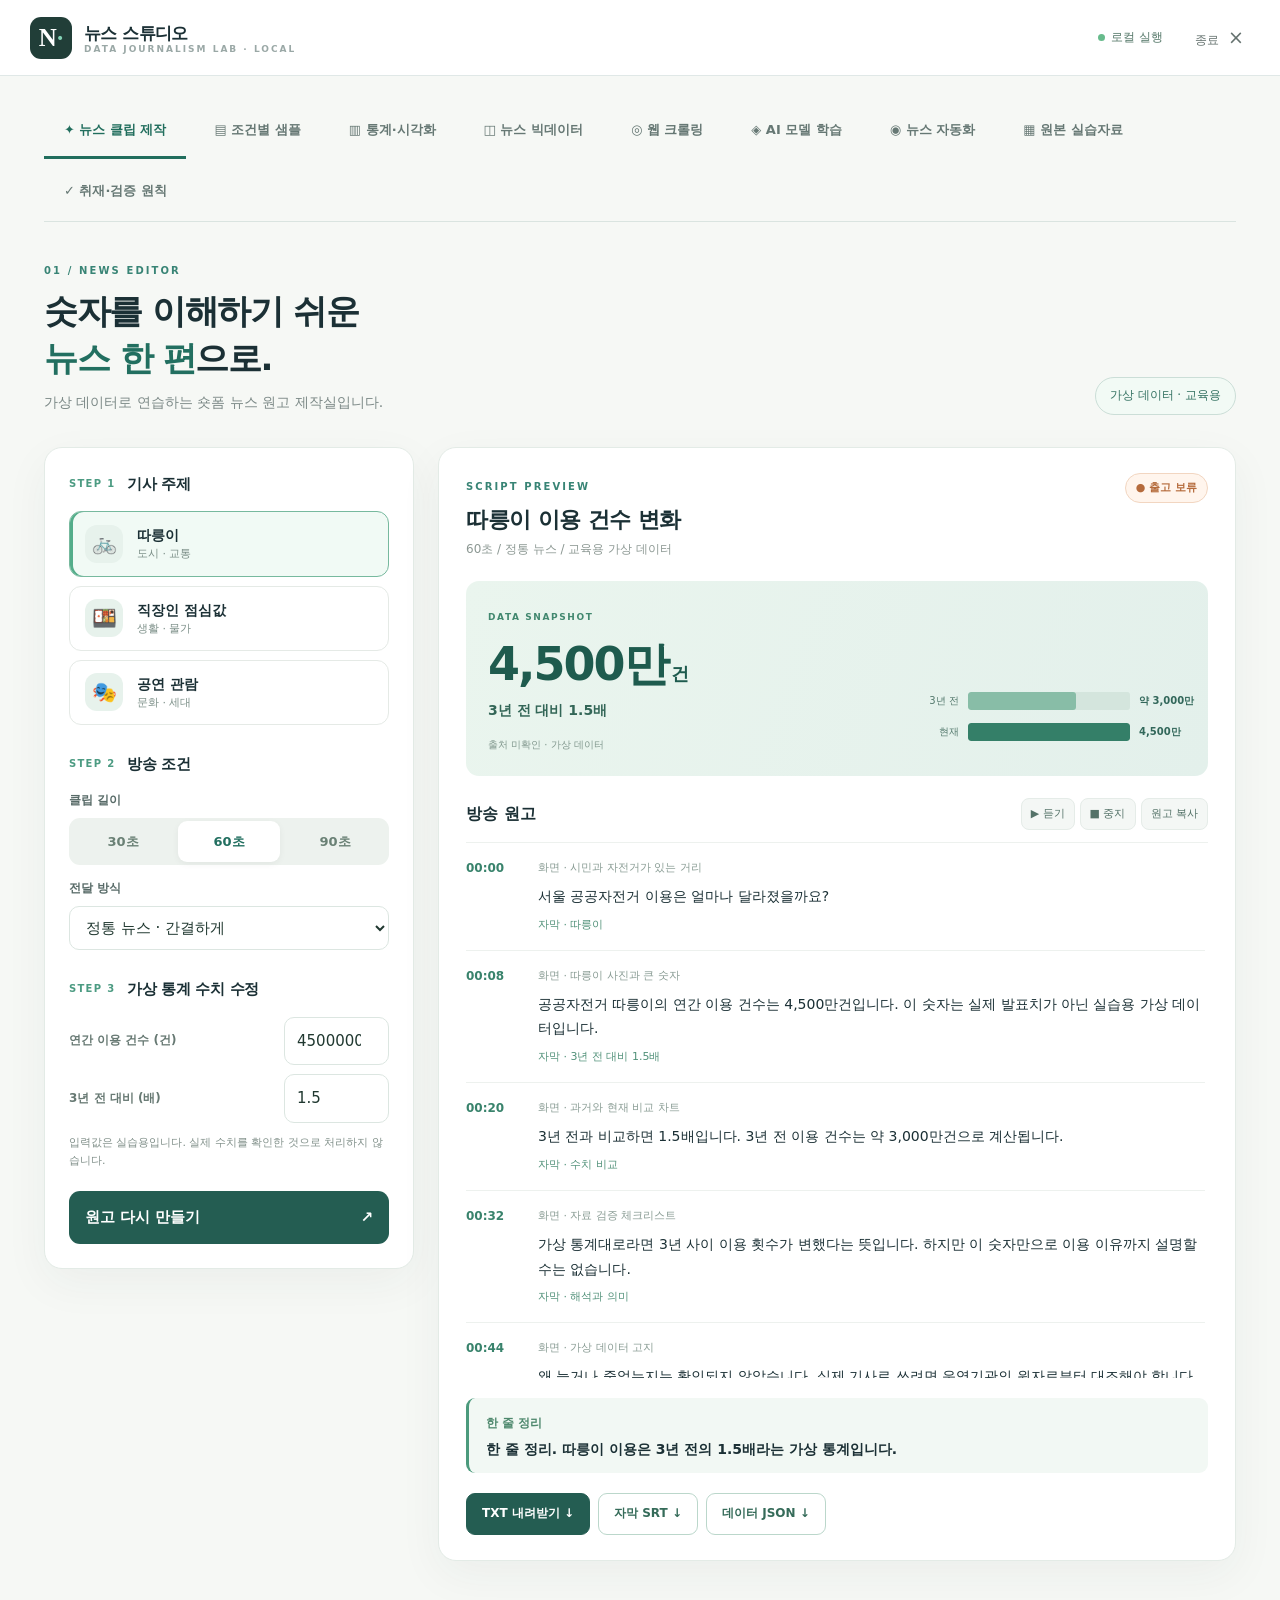
<file: V2_화면_미리보기.html>
<!doctype html>
<html lang="ko">
<head>
 <meta charset="utf-8"><meta name="viewport" content="width=device-width,initial-scale=1">
 <title>뉴스 스튜디오 · 데이터 저널리즘 실습</title>
 <style>:root{--ink:#1b3035;--muted:#67777b;--edge:#e0e8e7;--background:#f6f8f5;--accent:#cee9df;--green:#226f60;--white:#fff;--card:#ffffff;--shadow:0 14px 45px rgba(39,60,53,.05)}*{box-sizing:border-box}body{margin:0;background:var(--background);color:var(--ink);font:15px/1.65 system-ui,-apple-system,'Malgun Gothic','Apple SD Gothic Neo',sans-serif}button,input,select{font:inherit}button{cursor:pointer}button:focus-visible,input:focus-visible,select:focus-visible{outline:3px solid #94cabb;outline-offset:2px}.topbar{height:76px;background:#fff;display:flex;justify-content:space-between;align-items:center;border-bottom:1px solid var(--edge);padding:0 max(30px,calc((100% - 1240px)/2))}.brand{display:flex;gap:12px;align-items:center}.brand strong{font-size:17px;letter-spacing:-.6px}.brand small{display:block;color:#9aa8a6;font-size:9px;letter-spacing:2px;font-weight:750;margin-top:-5px}.mark{width:42px;height:42px;background:#213e38;color:#fff;font-size:25px;line-height:42px;text-align:center;border-radius:11px;font-family:Georgia,serif;font-weight:bold}.mark span{color:#83d2b5}.topright{display:flex;align-items:center;gap:26px}.offline{font-size:12px;color:#547768}.offline i{display:inline-block;width:7px;height:7px;background:#67bb8c;border-radius:50%;margin-right:6px}.plain{border:0;background:transparent;color:#64716e;font-size:12px}.plain span{font-size:19px;margin-left:5px}.wrap{max-width:1240px;padding:30px 24px 80px;margin:auto}.navigation{display:flex;gap:8px;border-bottom:1px solid #dae4e0;margin-bottom:35px;flex-wrap:wrap}.nav{background:transparent;border:0;border-bottom:3px solid transparent;color:#667874;padding:13px 20px 16px;font-weight:750;font-size:13px}.nav:hover{color:var(--ink)}.nav.on{color:#216e5d;border-bottom-color:#216e5d}.page{display:none}.page.show{display:block}.page-heading{display:flex;justify-content:space-between;align-items:end;gap:16px;margin:0 0 32px}.page-heading h1{font-size:34px;line-height:1.38;letter-spacing:-1.4px;margin:6px 0 10px;font-weight:800}.page-heading h1 em{font-style:normal;color:var(--green)}.page-heading p{color:#7c8987;margin:0;font-size:14px}.eyebrow{font-size:10px;letter-spacing:2.1px;font-weight:850;color:#388475}.tag{border:1px solid #cbded7;color:#347262;border-radius:50px;padding:8px 14px;font-size:12px;white-space:nowrap;background:#f2faf5}.panel{background:var(--card);border:1px solid #e3ebe6;box-shadow:var(--shadow);border-radius:18px}.workbench{display:grid;grid-template-columns:minmax(290px,370px) minmax(0,1fr);gap:24px;align-items:start}.controls{padding:24px}.sectionlabel{display:flex;align-items:center;gap:12px;color:#4c9b82;font-weight:800;font-size:10px;letter-spacing:1.3px}.sectionlabel span{font-size:15px;letter-spacing:-.4px;color:var(--ink)}.sectionlabel.spaced{margin-top:27px}.stories{display:flex;flex-direction:column;gap:9px;margin-top:15px}.story{display:flex;align-items:center;text-align:left;gap:14px;width:100%;border:1px solid #e5eae6;background:#fff;padding:12px 15px;border-radius:12px;color:var(--ink)}.story:hover{background:#f8fcfa}.story.chosen{background:#f1faf5;border-color:#77b99e;box-shadow:inset 3px 0 #54ad8a}.storyico{width:38px;height:38px;border-radius:12px;background:#e7f2ec;display:grid;place-items:center;font-size:20px}.story b{font-size:14px;display:block}.story small{font-size:11px;color:#7c8f88;display:block;margin-top:-2px}.fieldlabel{font-weight:700;font-size:12px;color:#586b68;display:block;margin:14px 0 7px}.segmented{display:grid;grid-template-columns:repeat(3,1fr);padding:3px;background:#edf2ee;border-radius:11px;gap:4px}.segmented button{background:transparent;border:0;border-radius:9px;padding:10px 0;font-size:13px;color:#6a8175;font-weight:700}.segmented button.selected{background:#fff;box-shadow:0 2px 7px rgba(0,0,0,.05);color:#226f60}select,input[type=text],input[type=number],input:not([type]){border:1px solid #dce6e1;border-radius:10px;background:#fff;padding:11px 12px;width:100%;color:#203830}select{appearance:auto}.valueFields{display:grid;gap:9px;margin-top:15px}.valueRow{display:grid;grid-template-columns:1fr 105px;gap:10px;align-items:center}.valueRow label{font-size:12px;color:#677973;font-weight:650}.valueRow input{min-width:0}.hint{font-size:11px;color:#81908a;line-height:1.65}.primary{border:0;background:#245d52;color:#fff;border-radius:11px;padding:14px 16px;font-weight:750;margin-top:10px}.primary:hover,.darkButton:hover{background:#16453d}.primary span{float:right}.full{width:100%;text-align:left}.result{padding:25px 27px}.resultTop{display:flex;justify-content:space-between;gap:10px;align-items:start}.resultTop h2{font-size:22px;letter-spacing:-.5px;margin:5px 0 1px}.subtle{color:#8c9893;font-size:12px;margin:0}.hold{white-space:nowrap;background:#fff5ed;color:#b56b3c;border:1px solid #f2d6c1;border-radius:30px;padding:5px 10px;font-size:11px;font-weight:800}.visual{background:linear-gradient(110deg,#eaf5ee,#e3f0eb);border-radius:13px;margin:22px 0;min-height:178px;padding:22px;display:flex;justify-content:space-between;gap:12px;overflow:hidden}.visualTag{letter-spacing:1.6px;font-size:9px;font-weight:850;color:#42886f}.mainStat{font-size:46px;font-weight:850;line-height:1.2;letter-spacing:-2px;color:#1e5b4e;margin:9px 0 7px}.mainStat span{font-size:18px;letter-spacing:-.6px;margin-left:3px}.visleft strong{display:block;font-size:14px;color:#336657}.visleft small{display:block;font-size:10px;color:#80978d;margin-top:15px}.chart{align-self:end;min-width:150px;width:40%;padding:10px 0 0}.baritem{display:flex;align-items:center;gap:9px;font-size:10px;color:#54796d;margin:13px 0}.barlabel{width:52px;text-align:right;flex-shrink:0}.track{height:18px;background:#d4e5dd;border-radius:3px;flex:1;overflow:hidden;position:relative}.bar{height:100%;background:#88bda7;border-radius:3px;min-width:2px}.bar.now{background:#347f68}.barvalue{font-weight:800;color:#32675a;width:47px;white-space:nowrap}.scriptHead{display:flex;justify-content:space-between;align-items:center;border-bottom:1px solid #edf1ee;gap:10px;padding-bottom:12px}.scriptHead h3{font-size:16px;margin:0}.actions{display:flex;gap:5px;flex-wrap:wrap}.tiny{background:#f4f7f5;border:1px solid #e5ece8;border-radius:8px;padding:6px 9px;font-size:11px;color:#547268}.tiny:hover{background:#e5f0e8}.segments{max-height:535px;overflow-y:auto;padding-right:3px}.segment{display:grid;grid-template-columns:58px minmax(0,1fr);border-bottom:1px solid #edf1ee;gap:14px;padding:16px 0}.time{font-size:12px;color:#39836c;font-weight:800;font-variant-numeric:tabular-nums}.scene{font-size:11px;color:#899c94;margin:0 0 7px}.line{font-size:14px;line-height:1.75;white-space:pre-line;margin:0}.caption{font-size:11px;color:#519179;margin-top:7px;display:block}.closing{background:#f2f8f4;border-radius:9px;padding:12px 17px;margin-top:20px;border-left:3px solid #4b9a7c}.closing strong{font-size:12px;color:#4e886d}.closing p{margin:3px 0 0;font-size:14px;font-weight:750}.footerActions{display:flex;gap:8px;flex-wrap:wrap;margin-top:20px}.darkButton,.outlineButton{border-radius:9px;padding:10px 15px;font-size:12px;font-weight:800}.darkButton{background:#245d52;color:#fff;border:1px solid #245d52}.outlineButton{border:1px solid #bbd7cb;color:#356b59;background:#fff}.outlineButton:hover{background:#f2f9f5}.smallHeading h1{font-size:28px}.sampleControls{display:flex;gap:12px;align-items:center;margin:0 0 20px}.sampleControls label{font-size:13px;font-weight:bold}.sampleControls select{max-width:170px}.sampleControls button{margin-left:auto}.sampleGrid{display:grid;grid-template-columns:repeat(3,minmax(0,1fr));gap:16px}.sampleCard{padding:20px;min-height:193px;display:flex;flex-direction:column}.sampleCard .num{color:#569983;font-weight:900;font-size:10px;letter-spacing:1.3px}.sampleCard h3{margin:10px 0 5px;font-size:17px}.sampleCard p{color:#82918a;font-size:12px;margin:0;flex:1}.chips{display:flex;gap:5px;margin-top:11px;flex-wrap:wrap}.chip{font-size:10px;color:#4c7967;background:#eaf4ec;border-radius:6px;padding:2px 7px}.sampleActions{display:flex;gap:8px;margin-top:14px}.sampleActions button{font-size:11px;padding:6px 8px;border-radius:7px;border:1px solid #d8e4db;color:#2b6c58;background:#fff}.sampleActions button:first-child{background:#245d52;border-color:#245d52;color:#fff}.callout{background:#edf7f0;border:1px solid #d2e5d7;border-radius:14px;padding:22px;margin-bottom:19px}.callout strong{font-size:16px}.callout p{color:#657f6f;font-size:13px}.notebookTable{background:#fff;border:1px solid #e2e8e5;border-radius:14px;overflow:hidden}.notebookRow{display:grid;grid-template-columns:2.5fr 1fr auto;gap:12px;align-items:center;padding:13px 18px;border-bottom:1px solid #ebf0ec}.notebookRow:last-child{border-bottom:0}.notebookRow .file{font-weight:700;font-size:13px;overflow-wrap:anywhere}.notebookRow .path{font-size:11px;color:#81978c;overflow-wrap:anywhere}.notebookRow a{font-size:12px;color:#26725d;text-decoration:none}.notebookRow a:hover{text-decoration:underline}.ethicsGrid{display:grid;grid-template-columns:1fr 1fr;gap:19px}.ethicForm,.ruleList,.correction{padding:22px}.ethicsGrid h2,.correction h2{font-size:17px;margin:0 0 17px}.ethicForm .check{display:flex;gap:9px;font-size:13px;line-height:1.5;margin:18px 0;align-items:start}.ethicForm input[type=checkbox]{accent-color:#267a61;width:18px;height:18px;margin-top:2px;flex-shrink:0}.approval{background:#fff4e9;color:#9a6438;border-radius:9px;padding:12px 15px;font-size:12px;margin-bottom:13px}.approval.pass{background:#e9f8ee;color:#24734e}.ruleList ol{margin:0;padding-left:22px}.ruleList li{margin:9px 0}.ruleList b{font-size:13px}.ruleList p{font-size:12px;color:#819089;margin:0}.correction{margin-top:19px}.correctionInput{display:flex;gap:10px}.correctionInput button{white-space:nowrap}.correctionList{margin-top:15px;font-size:12px}.correctionItem{padding:10px;border-bottom:1px solid #e7eee9}.correctionItem b{color:#ad6951;margin-right:6px}#toast{position:fixed;bottom:22px;right:22px;max-width:340px;padding:12px 18px;background:#1e4036;color:#fff;border-radius:10px;font-size:12px;box-shadow:0 12px 30px #0002;opacity:0;transform:translateY(14px);transition:all .2s;pointer-events:none}#toast.show{opacity:1;transform:none}@media(max-width:900px){.workbench{grid-template-columns:1fr}.controls{display:block}.stories{flex-direction:row}.story{padding:10px}.sampleGrid{grid-template-columns:repeat(2,minmax(0,1fr))}.ethicsGrid{grid-template-columns:1fr}}@media(max-width:600px){.topbar{height:68px;padding:0 15px}.brand small{font-size:8px;letter-spacing:1px}.offline{display:none}.wrap{padding:17px 13px 60px}.navigation{gap:0;flex-wrap:nowrap;overflow-x:auto;margin-bottom:23px}.nav{font-size:11px;padding:10px 12px;flex-shrink:0}.page-heading{align-items:start}.page-heading h1{font-size:27px}.page-heading .tag{display:none}.page-heading p{font-size:12px}.workbench{gap:14px}.controls,.result{padding:17px}.story{flex-direction:column;gap:2px;text-align:center}.storyico{width:32px;height:32px;font-size:16px}.story b{font-size:12px}.story small{font-size:10px}.resultTop h2{font-size:19px}.visual{padding:13px;min-height:150px}.mainStat{font-size:34px}.mainStat span{font-size:14px}.visleft strong{font-size:11px}.chart{width:50%;min-width:118px}.baritem{gap:3px;font-size:9px}.barlabel{width:37px}.barvalue{width:39px}.scriptHead{align-items:start;flex-direction:column}.segment{grid-template-columns:49px minmax(0,1fr);gap:8px}.line{font-size:13px}.sampleGrid{grid-template-columns:1fr}.sampleControls{flex-wrap:wrap}.sampleControls button{width:100%}.notebookRow{grid-template-columns:1fr auto}.notebookRow .path{grid-column:1;grid-row:2}.notebookRow a{grid-column:2;grid-row:1}.correctionInput{flex-direction:column}}
/* V2 extensions only: preserve all existing V1 CSS */
.labgrid{display:grid;grid-template-columns:minmax(265px,.85fr) minmax(0,1.55fr);gap:20px;align-items:start}
.labsettings,.labresults{padding:24px;min-width:0}.labsettings h2,.labresults h2{font-size:17px;margin:8px 0 18px;color:#234a3e}.labsettings h2:not(:first-child){margin-top:26px;border-top:1px solid #e9f1ec;padding-top:19px}.labresults h3{font-size:14px;color:#376a5a;margin-top:20px}
.labsettings input[type=file]{width:100%;border:1px dashed #9cbbaa;border-radius:10px;padding:12px;font-size:12px;background:#f6faf8}.labsettings textarea,.labresults textarea{width:100%;font:inherit;font-size:13px;line-height:1.6;resize:vertical;border:1px solid #dce6e1;border-radius:10px;padding:12px;background:#fff}.labsettings .fieldlabel{display:block;margin:16px 0 7px}.labactions{display:flex;gap:8px;flex-wrap:wrap;margin-top:16px;margin-bottom:12px}.labactions button{font-size:12px}.labresultTop{display:flex;justify-content:space-between;gap:10px;align-items:center}
.kpis{display:flex;gap:10px;flex-wrap:wrap;font-size:13px;color:#658079;margin:20px 0}.kpibox{background:#eff6f0;border:1px solid #e4eee7;border-radius:12px;padding:12px 15px;min-width:95px;flex:1}.kpibox b{display:block;color:#245d52;font-size:20px;font-weight:800}.kpibox span{display:block;color:#6b7d72;font-size:11px;margin-top:4px}
.svgChart{width:100%;overflow-x:auto;margin:16px 0}.svgChart svg{width:100%;height:auto;min-width:330px;max-height:430px;background:#fcfefd;border:1px solid #e8eee9;border-radius:12px}.labTable{font-size:12px;line-height:1.6;margin-top:14px;overflow-x:auto}.labTable table{width:100%;border-collapse:collapse;white-space:nowrap}.labTable th,.labTable td{border-bottom:1px solid #e9eeea;text-align:left;padding:9px 10px}.labTable th{background:#f2f7f3;color:#476e5e}.keywordList{display:flex;gap:7px;flex-wrap:wrap;font-size:12px}.kw{background:#edf7ee;border:1px solid #dceadd;border-radius:6px;padding:5px 8px;color:#3b7560}.crawlOutput{max-height:500px;overflow:auto}.crawlItem{background:#f6faf7;border:1px solid #e0ece3;border-radius:9px;padding:14px;margin:12px 0}.crawlItem h3{font-size:14px;margin:4px 0}.crawlItem p{font-size:12px;color:#547566;white-space:pre-wrap;line-height:1.75}.crawlItem small{color:#71897a;overflow-wrap:anywhere}.alertResult{margin-top:15px;background:#f4f8f5;border:1px solid #d8e7dc;padding:13px;border-radius:10px;font-size:13px;line-height:1.65;white-space:pre-wrap}.alertResult.trigger{background:#fff6ee;border-color:#eabda2;color:#8f4b29}.warnline{font-size:12px;color:#a56942;background:#fff6eb;border-radius:8px;padding:10px}
@media(max-width:900px){.labgrid{grid-template-columns:1fr}}@media(max-width:600px){.labsettings,.labresults{padding:16px}.labactions button{flex:1}.labresultTop{align-items:flex-start}}

/* V2.0.1: explicit crawl-data handoff */
.labactions button:disabled{opacity:.45;cursor:not-allowed}#crawlTransferStatus{padding-top:5px}
</style>
</head>
<body>
 <header class="topbar"><div class="brand"><div class="mark">N<span>·</span></div><div><strong>뉴스 스튜디오</strong><small>DATA JOURNALISM LAB · LOCAL</small></div></div><div class="topright"><span class="offline"><i></i>로컬 실행</span><button id="exitBtn" class="plain" title="프로그램 종료">종료 <span aria-hidden="true">×</span></button></div></header>
 <div class="wrap">
  <nav class="navigation" aria-label="메인 메뉴">
   <button class="nav on" data-page="editor">✦ 뉴스 클립 제작</button>
   <button class="nav" data-page="samples">▤ 조건별 샘플</button>
   <button class="nav" data-page="visualize">▥ 통계·시각화</button>
   <button class="nav" data-page="bigdata">◫ 뉴스 빅데이터</button>
   <button class="nav" data-page="crawl">◎ 웹 크롤링</button>
   <button class="nav" data-page="training">◈ AI 모델 학습</button>
   <button class="nav" data-page="automation">◉ 뉴스 자동화</button>
   <button class="nav" data-page="notebooks">▦ 원본 실습자료</button>
   <button class="nav" data-page="ethics">✓ 취재·검증 원칙</button>
  </nav>
  <main>
   <section id="editor" class="page show">
    <div class="page-heading"><div><span class="eyebrow">01 / NEWS EDITOR</span><h1>숫자를 이해하기 쉬운<br><em>뉴스 한 편</em>으로.</h1><p>가상 데이터로 연습하는 숏폼 뉴스 원고 제작실입니다.</p></div><div class="tag">가상 데이터 · 교육용</div></div>
    <div class="workbench">
     <div class="controls panel">
      <div class="sectionlabel">STEP 1 <span>기사 주제</span></div>
      <div id="storyOptions" class="stories" role="group" aria-label="기사 주제">
       <button class="story chosen" data-id="bike"><span class="storyico">🚲</span><span><b>따릉이</b><small>도시 · 교통</small></span></button>
       <button class="story" data-id="lunch"><span class="storyico">🍱</span><span><b>직장인 점심값</b><small>생활 · 물가</small></span></button>
       <button class="story" data-id="culture"><span class="storyico">🎭</span><span><b>공연 관람</b><small>문화 · 세대</small></span></button>
      </div>
      <div class="sectionlabel spaced">STEP 2 <span>방송 조건</span></div>
      <label class="fieldlabel" for="duration">클립 길이</label>
      <div id="durationOptions" class="segmented"><button data-duration="30">30초</button><button class="selected" data-duration="60">60초</button><button data-duration="90">90초</button></div>
      <label class="fieldlabel" for="style">전달 방식</label>
      <select id="style"><option value="standard">정통 뉴스 · 간결하게</option><option value="daily">생활 밀착 · 시청자에게 말하듯</option><option value="explainer">데이터 해설 · 숫자 중심</option></select>
      <div class="sectionlabel spaced">STEP 3 <span>가상 통계 수치 수정</span></div>
      <div id="valuesFields" class="valueFields"></div>
      <p class="hint">입력값은 실습용입니다. 실제 수치를 확인한 것으로 처리하지 않습니다.</p>
      <button id="generateBtn" class="primary full">원고 다시 만들기 <span>↗</span></button>
     </div>
     <div class="result panel">
      <div class="resultTop"><div><span class="eyebrow">SCRIPT PREVIEW</span><h2 id="resultTitle">따릉이 연간 이용 4,500만 건</h2><p class="subtle" id="resultSummary">60초 / 정통 뉴스 / 교육용 가상 데이터</p></div><span class="hold">● 출고 보류</span></div>
      <div class="visual"><div class="visleft"><span class="visualTag">DATA SNAPSHOT</span><div class="mainStat" id="mainStat">4,500<span>만 건</span></div><strong id="statSub">3년 전 대비 1.5배</strong><small>출처 미확인 · 가상 데이터</small></div><div class="chart" id="chart"></div></div>
      <div class="scriptHead"><h3>방송 원고</h3><div class="actions"><button id="listenBtn" class="tiny">▶ 듣기</button><button id="stopBtn" class="tiny">■ 중지</button><button id="copyBtn" class="tiny">원고 복사</button></div></div>
      <div id="scriptSegments" class="segments"></div>
      <div class="closing"><strong>한 줄 정리</strong><p id="oneLine"></p></div>
      <div class="footerActions"><button id="txtBtn" class="darkButton">TXT 내려받기 ↓</button><button id="srtBtn" class="outlineButton">자막 SRT ↓</button><button id="jsonBtn" class="outlineButton">데이터 JSON ↓</button></div>
     </div>
    </div>
   </section>
   <section id="samples" class="page">
     <div class="page-heading smallHeading"><div><span class="eyebrow">02 / PRACTICE LIBRARY</span><h1>다른 조건, 다른 원고.</h1><p>주제 3개 × 길이 3개 × 전달 방식 3개 = 총 27가지 실습 조합</p></div><div class="tag">총 27조합</div></div>
     <div class="sampleControls"><label for="sampleFilter">주제 필터</label><select id="sampleFilter"><option value="all">전체</option><option value="bike">따릉이</option><option value="lunch">점심값</option><option value="culture">공연 관람</option></select><button id="exportAllBtn" class="darkButton">27개 샘플 내려받기 (TXT)</button></div>
     <div id="sampleGrid" class="sampleGrid"></div>
     <p class="hint">모든 예시는 가상 통계에 기반합니다. 화면에서 편집하기를 누르면 해당 조건으로 이동합니다.</p>
   </section>

   <section id="visualize" class="page">
    <div class="page-heading smallHeading"><div><span class="eyebrow">05 / STATISTICS & VISUALIZATION</span><h1>데이터를 올리면, 그래프가 보입니다.</h1><p>CSV·JSONL을 분석하고 평균·중앙값·최솟값·최댓값·분포 차트를 생성합니다.</p></div><div class="tag">실제 파일 분석</div></div>
    <div class="labgrid"><div class="panel labsettings"><h2>① 파일 가져오기</h2><input type="file" id="visFile" accept=".csv,.jsonl"><p class="hint">UTF-8 · 최대 20MB · 최대 20만 행</p><div class="labactions"><button class="outlineButton" id="visDemo">교통량 샘플 사용</button><button class="darkButton" id="visRun">파일 분석</button></div><h2>② 차트 조건</h2><label class="fieldlabel" for="visColumn">그룹/범주 열</label><select id="visColumn"></select><label class="fieldlabel" for="visMetric">표시 지표</label><select id="visMetric"><option value="count">행 개수</option></select><label class="fieldlabel" for="visType">차트 종류</label><select id="visType"><option value="bar">막대 그래프</option><option value="line">꺾은선 그래프</option><option value="pie">원형 그래프</option></select><div class="labactions"><button class="outlineButton" id="visSvg">SVG 이미지 저장</button><button class="outlineButton" id="visSummary">분석 JSON 저장</button></div></div><div class="panel labresults"><div class="labresultTop"><h2>분석 결과</h2><span class="hold">원자료 검증 필요</span></div><div id="visStats" class="kpis">샘플을 불러오거나 CSV 파일을 선택하세요.</div><div id="visChart" class="svgChart"></div><div id="visTable" class="labTable"></div></div></div>
   </section>
   <section id="bigdata" class="page">
    <div class="page-heading smallHeading"><div><span class="eyebrow">06 / NEWS BIG DATA</span><h1>뉴스 흐름을 수치로 읽습니다.</h1><p>뉴스·지역·키워드 데이터를 올려 빈도, 결측치, 분류별 상위 항목을 분석합니다.</p></div><div class="tag">20만 행 한도</div></div>
    <div class="labgrid"><div class="panel labsettings"><h2>① 데이터 불러오기</h2><input id="bigFile" type="file" accept=".csv,.jsonl"><div class="labactions"><button id="bigDemo" class="outlineButton">뉴스 샘플 사용</button><button id="bigRun" class="darkButton">뉴스 분석 실행</button></div><h2>② 분석 대상</h2><label class="fieldlabel" for="bigGroup">집계 열</label><select id="bigGroup"></select><label class="fieldlabel" for="bigText">기사 제목/본문 열</label><select id="bigText"></select><div class="labactions"><button id="bigExport" class="outlineButton">분석 결과 JSON 저장</button><button id="bigToVis" class="outlineButton">시각화 화면으로 연결</button></div><p class="hint">이 샘플은 연습용 가상 기사이며 실제 뉴스 수집 결과가 아닙니다.</p></div><div class="panel labresults"><h2>분포·키워드</h2><div id="bigStats" class="kpis">분석을 시작하세요.</div><div id="bigChart" class="svgChart"></div><h3>상위 키워드</h3><div id="bigTerms" class="keywordList"></div><div id="bigTable" class="labTable"></div></div></div>
   </section>
   <section id="crawl" class="page">
    <div class="page-heading smallHeading"><div><span class="eyebrow">07 / WEB CRAWLING</span><h1>공개 웹페이지를 JSONL로.</h1><p>공개 HTML에서 제목·본문 일부를 추출합니다. 최대 3페이지, robots.txt 기본 차단 경로 확인.</p></div><div class="tag">사이트 정책 확인</div></div>
    <div class="labgrid"><div class="panel labsettings"><h2>① 수집 대상</h2><label class="fieldlabel" for="crawlURL">공개 웹페이지 URL</label><input id="crawlURL" placeholder="https://example.org/news"><label class="fieldlabel" for="crawlPages">수집 페이지 수</label><select id="crawlPages"><option value="1">1페이지</option><option value="2">2페이지</option><option value="3">3페이지</option></select><div class="labactions"><button id="crawlDemo" class="outlineButton">오프라인 HTML 샘플</button><button id="crawlRun" class="darkButton">공개 페이지 수집</button></div><p class="hint">로그인 우회·차단 회피·비공개 주소 수집은 제공하지 않습니다. 저작권·인용 범위를 확인하세요.</p></div><div class="panel labresults"><h2>수집 결과</h2><div id="crawlInfo" class="hint">수집 전입니다.</div><div id="crawlOutput" class="crawlOutput"></div><div class="labactions"><button id="crawlSave" class="outlineButton">JSONL 내려받기</button><button id="crawlToBig" class="darkButton">빅데이터 분석용 데이터 준비 (화면 유지)</button><button id="crawlOpenBig" class="outlineButton" disabled>빅데이터 화면에서 분석 실행</button></div><p id="crawlTransferStatus" class="hint" role="status" aria-live="polite">수집 결과는 이 화면에 유지됩니다. 분석용으로 준비한 후, 이동 버튼을 별도로 눌러주세요.</p></div></div>
   </section>
   <section id="training" class="page">
    <div class="page-heading smallHeading"><div><span class="eyebrow">08 / MODEL TRAINING</span><h1>모델을 직접 학습하고 비교합니다.</h1><p>뉴스 제목 분류 모델의 기준 성능과 튜닝 결과를 별도 테스트 데이터로 비교합니다.</p></div><div class="tag">경량 ML 실습</div></div>
    <div class="labgrid"><div class="panel labsettings"><h2>① 분류 데이터</h2><input id="trainFile" type="file" accept=".csv"><p class="hint">CSV 열 이름: label, text · 레이블당 5개 이상 · 12~1000행</p><button class="outlineButton" id="trainDemo">정치·경제·문화 가상 뉴스 샘플 사용</button><label class="fieldlabel" for="predictText">② 새 문장 분류</label><textarea id="predictText" rows="3" placeholder="예: 공연장에 관람객이 모였습니다">지역 공연장에서 음악회를 열었습니다.</textarea><div class="labactions"><button class="darkButton" id="trainRun">학습·튜닝·비교 실행</button></div><p class="hint"><strong>정확한 범위:</strong> 여기서 동작하는 것은 나이브 베이즈 텍스트 분류 모델 훈련입니다. 거대언어모델 LoRA 파인튜닝은 아래 원본 GPU 실습을 별도로 실행합니다.</p><button class="outlineButton" id="trainNotebook">GPU 파인튜닝 원본 찾기</button></div><div class="panel labresults"><h2>평가 결과</h2><div id="trainStats" class="kpis">샘플을 불러오고 학습 버튼을 누르세요.</div><div id="trainChart" class="svgChart"></div><div id="trainDetails" class="labTable"></div><div class="labactions"><button id="trainExport" class="outlineButton">평가 JSON 저장</button></div></div></div>
   </section>
   <section id="automation" class="page">
    <div class="page-heading smallHeading"><div><span class="eyebrow">09 / BREAKING NEWS & VOICE</span><h1>속보 알림부터 음성 받아쓰기까지.</h1><p>숫자 변화로 속보 초안을 만들고, 마이크나 녹음 파일에서 텍스트를 얻습니다.</p></div><div class="tag">자동 게시하지 않음</div></div>
    <div class="labgrid"><div class="panel labsettings"><h2>① 속보 시뮬레이션</h2><label class="fieldlabel" for="alertSubject">지표 이름</label><input id="alertSubject" value="가상 투표 참여율"><label class="fieldlabel" for="alertPrevious">직전 수치 (%)</label><input id="alertPrevious" type="number" value="42" step="any"><label class="fieldlabel" for="alertCurrent">현재 수치 (%)</label><input id="alertCurrent" type="number" value="57" step="any"><label class="fieldlabel" for="alertThreshold">경보 기준 변화폭 (퍼센트포인트)</label><input id="alertThreshold" type="number" value="10" min="0.1" step="any"><div class="labactions"><button id="alertDemo" class="outlineButton">조건 변경 샘플</button><button id="alertRun" class="darkButton">속보 조건 실행</button></div><div id="alertOutput" class="alertResult">시뮬레이션을 시작하세요.</div><h2>② 음성 받아쓰기</h2><div class="labactions"><button id="micStart" class="outlineButton">마이크 받아쓰기 시작</button><button id="micStop" class="outlineButton">중지</button></div><p class="hint">브라우저가 음성 인식을 지원하고 마이크 접근을 허용해야 합니다. 브라우저 서비스에 음성이 전송될 수 있습니다.</p><label class="fieldlabel" for="audioFile">또는 오디오 파일로 로컬 받아쓰기</label><input id="audioFile" type="file" accept="audio/*,.mp3,.wav,.m4a,.ogg,.flac"><button id="audioRun" class="outlineButton">파일 전사 실행 (설치 필요)</button><p class="hint">로컬 파일 음성 인식은 선택 설치한 faster-whisper를 사용합니다.</p></div><div class="panel labresults"><h2>음성 텍스트</h2><textarea id="transcript" rows="14" placeholder="받아쓰기 내용이 이곳에 표시됩니다. 직접 수정할 수 있습니다."></textarea><div class="labactions"><button id="transcriptSave" class="outlineButton">텍스트 저장</button><button id="alertSave" class="outlineButton">속보 기록 JSON 저장</button></div><p class="hint">AI 초안/음성 인식 결과는 오인식이 있을 수 있습니다. 담당자가 원출처·숫자·인용을 검증해야 합니다.</p></div></div>
   </section>
   <section id="notebooks" class="page">
     <div class="page-heading smallHeading"><div><span class="eyebrow">03 / ORIGINAL LESSONS</span><h1>교육 원본은 그대로.</h1><p>업로드한 16개 노트북을 보존했습니다. 별도 Python 환경에서 실행합니다.</p></div><div class="tag">읽기 전용 안내</div></div>
     <div class="callout"><strong>뉴스 원고 제작 기능은 Python 설치 없이 작동합니다.</strong><p>원본 Jupyter 노트북은 Python 3.12, 패키지 설치, 일부 GPU·Ollama·외부 데이터가 필요합니다. 여기서 자동 실행하거나 임의로 수정하지 않습니다.</p><button id="openFolderBtn" class="outlineButton">원본 파일 폴더 열기</button> <button id="startJupyterBtn" class="darkButton">Jupyter 실습 실행 (설치 후)</button></div>
     <div class="notebookTable" id="notebookTable">원본 확인 중...</div>
   </section>
   <section id="ethics" class="page">
     <div class="page-heading smallHeading"><div><span class="eyebrow">04 / EDITORIAL GUARDRAILS</span><h1>보도 전, 사람이 확인합니다.</h1><p>출처가 검증되지 않은 가상 통계는 실제 기사로 발행하지 않습니다.</p></div><div class="tag">담당자 최종 책임</div></div>
     <div class="ethicsGrid">
      <div class="panel ethicForm"><h2>팩트체크 기록</h2><label class="fieldlabel" for="source">공식 원출처 URL 또는 서지정보</label><input id="source" placeholder="예: 발표기관·발표일·원문 URL (실습이라면 비워두세요)"><label class="check"><input id="checked" type="checkbox"> 숫자·인용을 원출처와 직접 대조했습니다.</label><label class="check"><input id="rights" type="checkbox"> 사진·음악·목소리 사용권을 확인하고 출처 장부에 기록했습니다.</label><label class="check"><input id="approved" type="checkbox"> 담당자가 원고 최종 검토·승인했습니다.</label><div class="approval" id="approvalStatus">출고 보류 — 확인할 항목이 남았습니다.</div><button id="logBtn" class="outlineButton">검증 메모 저장 (JSON)</button><p class="hint">체크박스는 사용자가 직접 기록하는 기능입니다. 프로그램이 출처나 권리를 검증하는 것은 아닙니다.</p></div>
      <div class="panel ruleList"><h2>편집 원칙</h2><ol><li><b>AI 활용</b><p>초안, 요약, 맞춤법, 자료 정리에만 사용</p></li><li><b>사람 담당</b><p>사실 확인, 최종 승인, 실존 인물의 얼굴·목소리 생성 금지</p></li><li><b>출처 확인</b><p>숫자와 인용은 원래 자료에서 확인, 미확인 시 보류</p></li><li><b>AI 표시</b><p>AI를 사용한 기사는 “AI 초안을 기자가 확인·수정”, 생성 그림은 “AI 생성” 표기</p></li><li><b>저작권</b><p>사진·음악·목소리 출처 기록, MBC 자료는 허락 후 사용</p></li><li><b>정정보도</b><p>오류는 바로 고치고 “바로잡습니다” 이력 남기기</p></li><li><b>최종 책임</b><p>실제 기사를 올리는 담당자에게 있음</p></li></ol></div>
     </div>
     <div class="panel correction"><h2>정정 기록</h2><div class="correctionInput"><input id="correctionText" placeholder="예: 숫자 계산 오류 수정 (어떤 부분을 어떻게 고쳤는지)"><button id="correctionBtn" class="darkButton">바로잡습니다 기록</button></div><div id="correctionList" class="correctionList"><p class="hint">아직 정정 기록이 없습니다.</p></div></div>
   </section>
  </main>
 </div>
 <div id="toast" role="status" aria-live="polite"></div>
 <script>
window.NEWS_STANDALONE=true;
/* 뉴스 스튜디오: 가상 데이터 전용, 외부 API 없이 작동하는 규칙 기반 원고 엔진.
   AI 모델, 사실 검증, 영상 렌더링 기능을 가장하지 않습니다. */
(function(global){
'use strict';
const STORIES = {
 bike: {label:'따릉이',group:'도시·교통',fields:[{key:'rides',label:'연간 이용 건수 (건)',value:45000000,min:1,max:10000000000},{key:'ratio',label:'3년 전 대비 (배)',value:1.5,min:0.01,max:100}],title:'따릉이 이용 건수 변화',emoji:'🚲'},
 lunch:{label:'직장인 점심값',group:'생활·물가',fields:[{key:'price',label:'현재 평균 점심값 (원)',value:11000,min:1,max:100000000},{key:'increase',label:'5년 전보다 상승 (%)',value:32,min:-99,max:10000}],title:'직장인 평균 점심값',emoji:'🍱'},
 culture:{label:'공연 관람 20대 비율',group:'문화·세대',fields:[{key:'share',label:'전체 관람객 중 20대 (%)',value:41,min:0,max:100}],title:'20대 공연 관람객 비율',emoji:'🎭'}
};
const STYLES={standard:'정통 뉴스',daily:'생활 밀착',explainer:'데이터 해설'};
const TIMINGS={30:[0,6,14,23,30],60:[0,8,20,32,44,53,60],90:[0,10,24,38,52,66,78,90]};
function num(n){return Math.round(n).toLocaleString('ko-KR')}
function count(n){return n>=1000000 && Math.abs(n%10000)<.001?`${num(n/10000)}만`:num(n)}
function strNum(n){return Number(n).toLocaleString('ko-KR',{maximumFractionDigits:2})}
function sensible(v,f){
 const n=Number(v===undefined?f.value:v);
 return Number.isFinite(n)&&n>=f.min&&n<=f.max?n:f.value;
}
function defaults(story){const s=STORIES[story]||STORIES.bike;return Object.fromEntries(s.fields.map(f=>[f.key,f.value]))}
function payload(story,values={}){
 let d=Object.fromEntries(STORIES[story].fields.map(f=>[f.key,sensible(values[f.key],f)]));
 const text={};
 if(story==='bike'){
   const old=d.rides/d.ratio;
   text.stat=`공공자전거 따릉이의 연간 이용 건수는 ${count(d.rides)}건입니다. 이 숫자는 실제 발표치가 아닌 실습용 가상 데이터입니다.`;
   text.compare=`3년 전과 비교하면 ${strNum(d.ratio)}배입니다. 3년 전 이용 건수는 약 ${count(Math.round(old))}건으로 계산됩니다.`;
   text.method=`이용 건수는 자전거를 이용한 횟수입니다. 이용한 사람의 수와는 다릅니다. 집계 연도와 계산 기준도 확인해야 합니다.`;
   text.meaning=`가상 통계대로라면 3년 사이 이용 횟수가 변했다는 뜻입니다. 하지만 이 숫자만으로 이용 이유까지 설명할 수는 없습니다.`;
   text.caution=`왜 늘거나 줄었는지는 확인되지 않았습니다. 실제 기사로 쓰려면 운영기관의 원자료부터 대조해야 합니다.`;
   text.sum=`한 줄 정리. 따릉이 이용은 3년 전의 ${strNum(d.ratio)}배라는 가상 통계입니다.`;
   text.chart=[{name:'3년 전',value:old,label:`약 ${count(Math.round(old))}`},{name:'현재',value:d.rides,label:count(d.rides)}];
   text.caption=`3년 전 대비 ${strNum(d.ratio)}배`;text.main=`${count(d.rides)}|건`;
   text.hooks={standard:'서울 공공자전거 이용은 얼마나 달라졌을까요?',daily:'출퇴근길에 보이는 따릉이, 얼마나 많이 이용할까요?',explainer:'오늘은 따릉이 이용 건수를 숫자로 비교해 보겠습니다.'};
 }else if(story==='lunch'){
   const old=d.price/(1+d.increase/100);const diff=d.price-old;
   const direction=d.increase>=0?'올랐습니다':'내렸습니다';const abs=Math.abs(d.increase);
   text.stat=`직장인 평균 점심값은 ${num(d.price)}원입니다. 이 수치는 실제 조사 결과가 아닌 가상 데이터입니다.`;
   text.compare=`5년 전보다 ${strNum(abs)}퍼센트 ${direction} 5년 전 점심값은 약 ${num(old)}원으로 계산됩니다.`;
   text.method=`여기서 평균은 여러 점심값을 합쳐 나눈 값입니다. 지역과 조사 대상에 따라 실제 체감 가격은 달라질 수 있습니다.`;
   text.meaning=`계산상 5년 전과의 차이는 약 ${num(Math.abs(diff))}원입니다. 다만 식당 종류나 조사 방식은 아직 확인되지 않았습니다.`;
   text.caution=`어느 지역의 어떤 직장인을 조사했는지가 중요합니다. 출처 확인 전에는 실제 물가 기사로 보도하면 안 됩니다.`;
   text.sum=`한 줄 정리. 점심값 ${num(d.price)}원, 5년 전보다 ${strNum(abs)}퍼센트 ${direction} 단, 가상 수치입니다.`;
   text.chart=[{name:'5년 전',value:old,label:num(old)+'원'},{name:'현재',value:d.price,label:num(d.price)+'원'}];
   text.caption=`5년 전 대비 ${strNum(abs)}% ${direction.replace('습니다','')}`;text.main=`${num(d.price)}|원`;
   text.hooks={standard:'직장인들의 점심 한 끼 가격, 얼마나 달라졌을까요?',daily:'점심 먹고 계산할 때, 가격이 부담스럽다고 느끼시나요?',explainer:'평균 점심값과 5년간 변화율을 숫자로 보겠습니다.'};
 }else{
   text.stat=`국내 공연 관람객 중 20대 비율은 ${strNum(d.share)}퍼센트입니다. 오늘 사용하는 수치는 가상 데이터입니다.`;
   text.compare=`이 비율이 역대 최고라는 조건입니다. 다만 비교 대상 기간과 과거 연도별 수치는 제공되지 않았습니다.`;
   text.method=`41퍼센트는 전체 관람객 중 20대가 차지하는 비율입니다. 공연 횟수나 전체 인구의 41퍼센트라는 뜻은 아닙니다.`.replace('41',strNum(d.share));
   text.meaning=`20대 비중이 눈에 띄는 가상 사례입니다. 어떤 장르에서 높은지, 관람객을 어떻게 집계했는지는 별도 자료가 필요합니다.`;
   text.caution=`역대 최고라는 표현은 과거 자료를 모두 비교해야 확인할 수 있습니다. 원출처 검증 전 실제 보도를 보류합니다.`;
   text.sum=`한 줄 정리. 20대 비율 ${strNum(d.share)}퍼센트, 역대 최고라는 가상 조건입니다.`;
   text.chart=[{name:'20대',value:d.share,label:strNum(d.share)+'%'},{name:'그 외',value:100-d.share,label:strNum(100-d.share)+'%'}];
   text.caption=`관람객 중 20대 ${strNum(d.share)}%`;text.main=`${strNum(d.share)}|%`;
   text.hooks={standard:'국내 공연 관람객의 연령 비중이 달라졌다는 가상 통계입니다.',daily:'요즘 공연장, 20대 관객은 얼마나 될까요?',explainer:'공연 관람객의 연령 비중을 데이터로 살펴봅니다.'};
 }
 return {d,text};
}
function makeScript(story='bike',duration=60,style='standard',values={}){
 if(!STORIES[story])throw new Error('유효하지 않은 주제');
 if(!TIMINGS[duration])throw new Error('길이는 30·60·90초 중 하나여야 합니다.');
 if(!STYLES[style])throw new Error('알 수 없는 전달 방식');
 const p=payload(story,values),t=p.text,points=TIMINGS[duration];
 const scenes={bike:['시민과 자전거가 있는 거리','따릉이 사진과 큰 숫자','과거와 현재 비교 차트','통계 기준 표시','자료 검증 체크리스트','가상 데이터 고지','한 줄 요약 카드'],lunch:['직장인 점심시간 풍경','점심 메뉴와 가격 자막','5년 전과 현재 비교 차트','평균의 의미 설명','조사 범위 표시','원출처 확인 안내','한 줄 요약 카드'],culture:['공연장 외관 또는 저작권 확인된 이미지','20대 비율 큰 숫자','연령 비중 그래픽','분모·분자 설명','집계 기준 확인','과거 자료 검증 안내','한 줄 요약 카드']}[story];
 const items = duration===30?[['hook',0],['stat',1],['compare',2],['sum',6]]:duration===60?[['hook',0],['stat',1],['compare',2],['meaning',4],['caution',5],['sum',6]]:[['hook',0],['stat',1],['compare',2],['method',3],['meaning',4],['caution',5],['sum',6]];
 const lines=items.map(([k,sceneIndex],i)=>{
   let body=k==='hook'?t.hooks[style]:t[k];
   if(style==='daily'&&k==='meaning') body=`우리 생활과 이어지는 숫자죠. ${body}`;
   if(style==='explainer'&&k==='caution')body=`데이터를 해석하기 전에 확인할 점입니다. ${body}`;
   if(duration===30&&k==='stat')body=body.replace(' 이 숫자는 실제 발표치가 아닌 실습용 가상 데이터입니다.','').replace(' 이 수치는 실제 조사 결과가 아닌 가상 데이터입니다.','').replace(' 오늘 사용하는 수치는 가상 데이터입니다.','');
   if(duration===30&&k==='compare'&&story==='culture')body='가상 데이터에서는 역대 최고라고 설정했습니다. 실제 비교 자료는 아직 확인하지 않았습니다.';
   return {start:points[i],end:points[i+1],scene:scenes[sceneIndex],caption:k==='hook'?STORIES[story].label:k==='stat'?t.caption:k==='sum'?'한 줄 정리 · 가상 통계':k==='caution'?'출처 확인 전 보도 보류':k==='method'?'집계 기준 확인':k==='compare'?'수치 비교': '해석과 의미',narration:body};
 });
 return {story,duration,style,topic:STORIES[story].label,topicTitle:STORIES[story].title,styleName:STYLES[style],values:p.d,stat:t.main,subtitle:t.caption,charts:t.chart,oneLine:t.sum,segments:lines,isFictional:true,releaseStatus:'HOLD',sourceVerified:false,rightsVerified:false,approved:false};
}
function timecode(n,srt=false){
 const h=String(Math.floor(n/3600)).padStart(2,'0'),m=String(Math.floor(n/60)%60).padStart(2,'0'),s=String(Math.floor(n%60)).padStart(2,'0');
 return srt?`${h}:${m}:${s},000`:`${m}:${s}`;
}
function toTxt(doc){
 let out=`[가상 데이터 / 교육용] ${doc.topicTitle}\n조건: ${doc.duration}초 / ${doc.styleName}\n출처: 확인되지 않음 — 실제 보도 보류\n\n`;
 doc.segments.forEach(s=>{out+=`[${timecode(s.start)}–${timecode(s.end)}] 화면: ${s.scene}\n자막: ${s.caption}\n나레이션: ${s.narration}\n\n`});
 out+=`한 줄 정리: ${doc.oneLine}\n\n[편집·윤리 주의]\n- 가상 데이터이므로 사실로 보도할 수 없습니다.\n- 숫자·인용은 최초 공식 출처와 교차 확인하십시오.\n- 사진·음악·목소리 권리 및 사용 허락을 확인하십시오.\n- AI 초안을 사용한 경우 최종 검토 후 'AI 초안을 기자가 확인·수정' 표시를 적용하십시오.\n- 오류 정정 시 '바로잡습니다'를 남기십시오.\n`;return out;
}
function toSrt(doc){return doc.segments.map((s,i)=>`${i+1}\n${timecode(s.start,true)} --> ${timecode(s.end,true)}\n${s.narration}\n`).join('\n')}
function allCombinations(){let out=[];for(let s of Object.keys(STORIES))for(let d of [30,60,90])for(let style of Object.keys(STYLES))out.push(makeScript(s,d,style));return out}
const api={STORIES,STYLES,defaults,makeScript,toTxt,toSrt,timecode,allCombinations};
if(typeof module!=='undefined'&&module.exports)module.exports=api;
global.NewsEngine=api;
})(typeof window!=='undefined'?window:globalThis);

</script>
 <script>
(function(){'use strict';
const E=window.NewsEngine;
const $=(s)=>document.querySelector(s), $$=(s)=>Array.from(document.querySelectorAll(s));
const state={story:'bike',duration:60,style:'standard',values:E.defaults('bike'),doc:null,corrections:[]};
function notify(s){let x=$('#toast');x.textContent=s;x.classList.add('show');clearTimeout(notify.t);notify.t=setTimeout(()=>x.classList.remove('show'),3200)}
function download(name,text,type='text/plain;charset=utf-8'){
 const blob=new Blob(['\ufeff'+text],{type});const url=URL.createObjectURL(blob),a=document.createElement('a');a.href=url;a.download=name;document.body.append(a);a.click();a.remove();setTimeout(()=>URL.revokeObjectURL(url),1000);
}
function el(tag,cls,txt){const n=document.createElement(tag);if(cls)n.className=cls;if(txt!==undefined)n.textContent=txt;return n}
function showPage(page){$$('.page').forEach(e=>e.classList.toggle('show',e.id===page));$$('.nav').forEach(e=>e.classList.toggle('on',e.dataset.page===page));if(page==='notebooks')loadNotebooks();window.scrollTo({top:0,behavior:'smooth'})}
$$('.nav').forEach(e=>e.addEventListener('click',()=>showPage(e.dataset.page)));
function formValues(){let o={};for(let f of E.STORIES[state.story].fields){let v=Number($('#field_'+f.key).value);if(!Number.isFinite(v)||v<f.min||v>f.max)throw Error(`${f.label}: ${f.min}~${f.max} 범위의 숫자를 입력하세요.`);o[f.key]=v}return o}
function renderValues(){const box=$('#valuesFields');box.replaceChildren();for(let f of E.STORIES[state.story].fields){const row=el('div','valueRow'),label=el('label','',f.label),input=el('input');label.htmlFor='field_'+f.key;input.type='number';input.id='field_'+f.key;input.min=f.min;input.max=f.max;input.step='any';input.value=state.values[f.key];row.append(label,input);box.append(row)}}
function build(){try{state.values=formValues();state.doc=E.makeScript(state.story,state.duration,state.style,state.values);renderDoc();notify('새 원고를 생성했습니다. 가상 데이터임을 확인하세요.')}catch(e){notify(e.message)}}
function updateBtns(){ $$('.story').forEach(e=>e.classList.toggle('chosen',e.dataset.id===state.story));$$('#durationOptions button').forEach(e=>e.classList.toggle('selected',Number(e.dataset.duration)===state.duration));$('#style').value=state.style;renderValues()}
$$('.story').forEach(e=>e.addEventListener('click',()=>{state.story=e.dataset.id;state.values=E.defaults(state.story);updateBtns();build()}));
$$('#durationOptions button').forEach(e=>e.addEventListener('click',()=>{try{state.values=formValues()}catch(err){notify(err.message);return}state.duration=Number(e.dataset.duration);updateBtns();build()}));
$('#style').addEventListener('change',e=>{state.style=e.target.value;build()});$('#generateBtn').addEventListener('click',build);
function renderDoc(){const d=state.doc;$('#resultTitle').textContent=d.topicTitle;$('#resultSummary').textContent=`${d.duration}초 / ${d.styleName} / 교육용 가상 데이터`;
 const [n,u]=d.stat.split('|');const stat=$('#mainStat');stat.replaceChildren(document.createTextNode(n));stat.append(el('span','',u));$('#statSub').textContent=d.subtitle;
 const chart=$('#chart');chart.replaceChildren();const max=Math.max(...d.charts.map(c=>c.value),1);for(let c of d.charts){const item=el('div','baritem'),lab=el('span','barlabel',c.name),track=el('div','track'),bar=el('div','bar'+(c===d.charts[d.charts.length-1]?' now':'')),val=el('b','barvalue',c.label);bar.style.width=`${Math.max(0,Math.min(100,c.value/max*100))}%`;track.append(bar);item.append(lab,track,val);chart.append(item)}
 const segs=$('#scriptSegments');segs.replaceChildren();d.segments.forEach(s=>{const row=el('div','segment'),time=el('div','time',E.timecode(s.start)),right=el('div');right.append(el('p','scene',`화면 · ${s.scene}`),el('p','line',s.narration),el('span','caption',`자막 · ${s.caption}`));row.append(time,right);segs.append(row)});$('#oneLine').textContent=d.oneLine;}
function filename(ext){const d=state.doc;return `가상뉴스_${d.story}_${d.duration}초_${d.style}.${ext}`}
$('#txtBtn').addEventListener('click',()=>download(filename('txt'),E.toTxt(state.doc)));
$('#srtBtn').addEventListener('click',()=>download(filename('srt'),E.toSrt(state.doc)));
$('#jsonBtn').addEventListener('click',()=>download(filename('json'),JSON.stringify(state.doc,null,2),'application/json;charset=utf-8'));
$('#copyBtn').addEventListener('click',async()=>{const t=E.toTxt(state.doc);try{await navigator.clipboard.writeText(t);notify('원고를 복사했습니다.')}catch(e){const a=document.createElement('textarea');a.value=t;document.body.append(a);a.select();document.execCommand('copy');a.remove();notify('원고를 복사했습니다.')}});
$('#listenBtn').addEventListener('click',()=>{if(!('speechSynthesis' in window)){notify('이 브라우저에서는 음성 미리 듣기를 지원하지 않습니다.');return}speechSynthesis.cancel();const utter=new SpeechSynthesisUtterance(state.doc.segments.map(s=>s.narration).join(' '));utter.lang='ko-KR';utter.rate=1;const voices=speechSynthesis.getVoices();const voice=voices.find(v=>v.lang==='ko-KR')||voices.find(v=>v.lang.toLowerCase().startsWith('ko'));if(voice)utter.voice=voice;speechSynthesis.speak(utter);notify('브라우저 음성으로 읽습니다. MP3는 생성하지 않습니다.')});
$('#stopBtn').addEventListener('click',()=>{if('speechSynthesis' in window)speechSynthesis.cancel();notify('읽기를 중지했습니다.')});
function sampleSummary(doc){return doc.oneLine.replace('한 줄 정리. ','')}
function renderSamples(){const f=$('#sampleFilter').value,grid=$('#sampleGrid');grid.replaceChildren();E.allCombinations().filter(d=>f==='all'||d.story===f).forEach((d,i)=>{let card=el('article','panel sampleCard'),sub=el('p','',sampleSummary(d)),chip=el('div','chips');chip.append(el('span','chip',`${d.duration}초`),el('span','chip',d.styleName),el('span','chip','가상 데이터'));
 const actions=el('div','sampleActions'),edit=el('button','', '이 조건으로 편집'),txt=el('button','', 'TXT 받기');edit.addEventListener('click',()=>{state.story=d.story;state.duration=d.duration;state.style=d.style;state.values=E.defaults(d.story);updateBtns();build();showPage('editor')});txt.addEventListener('click',()=>download(`샘플_${d.story}_${d.duration}초_${d.style}.txt`,E.toTxt(d)));actions.append(edit,txt);
 card.append(el('div','num',`SAMPLE ${String(i+1).padStart(2,'0')}`),el('h3','',d.topic),sub,chip,actions);grid.append(card)});}
$('#sampleFilter').addEventListener('change',renderSamples);
$('#exportAllBtn').addEventListener('click',()=>{const text=E.allCombinations().map((d,i)=>`========== SAMPLE ${i+1} / 27 ==========\n${E.toTxt(d)}`).join('\n\n');download('가상뉴스_조건별샘플_27종.txt',text);notify('27개 실습 원고를 한 파일로 저장했습니다.')});
let labsLoaded=false;
async function loadNotebooks(){if(labsLoaded)return;const root=$('#notebookTable');if(window.NEWS_STANDALONE){root.textContent='이 단독 HTML 미리보기에는 Jupyter 원본을 포함하지 않았습니다. 전체 실행 패키지의 원본 실습 메뉴에서 확인하세요.';return}try{const res=await fetch('/api/labs'),data=await res.json();root.replaceChildren();const arr=data.notebooks||[];if(!arr.length){root.textContent='원본 노트북을 찾지 못했습니다. original 폴더를 확인하세요.';return}for(let nb of arr){let row=el('div','notebookRow'),left=el('div');left.append(el('div','file',nb.name),el('div','path',nb.group));let size=el('div','path',`${Math.ceil(nb.fileSize/1024)} KB`),link=el('a','', '파일 받기 ↓');link.href='/api/notebook?path='+encodeURIComponent(nb.relativePath);row.append(left,size,link);root.append(row)}labsLoaded=true;}catch(e){root.textContent='실습 목록을 읽을 수 없습니다: '+e.message}}
$('#openFolderBtn').addEventListener('click',async()=>{if(window.NEWS_STANDALONE){notify('원본 폴더 기능은 Windows EXE 패키지에서 실행할 수 있습니다.');return}try{const r=await fetch('/api/open-folder',{method:'POST'});if(!r.ok)throw Error('폴더를 열지 못했습니다.');notify('원본 폴더를 열었습니다.')}catch(e){notify(e.message)}});
function approvalUpdate(){let source=$('#source').value.trim(),checked=$('#checked').checked,rights=$('#rights').checked,approved=$('#approved').checked;const complete=source&&checked&&rights&&approved,status=$('#approvalStatus');status.classList.toggle('pass',!!complete);status.textContent=complete?'실습 검토 항목 기록 완료 · 여전히 가상 데이터이므로 출고 불가':'출고 보류 · 원출처/권리/최종 승인 확인 필요';return {source,checked,rights,approved,releaseStatus:'HOLD (FICTIONAL DATA)',isFictional:true}}
['source','checked','rights','approved'].forEach(id=>$('#'+id).addEventListener('input',approvalUpdate));
$('#logBtn').addEventListener('click',()=>{const log={recordedAt:new Date().toISOString(),article:state.doc.topic,verification:approvalUpdate(),notice:'사실 검증은 수행하지 않았으며 작성자 체크 결과만 기록함'};download('실습_사실확인_기록.json',JSON.stringify(log,null,2),'application/json;charset=utf-8');notify('검증 기록을 저장했습니다. 자동 사실 검증이 아닙니다.')});
$('#correctionBtn').addEventListener('click',()=>{let value=$('#correctionText').value.trim();if(!value){notify('정정 내용을 입력해 주세요.');return}state.corrections.unshift({date:new Date().toLocaleString('ko-KR'),text:value,story:state.doc.topic});$('#correctionText').value='';renderCorrections();notify('바로잡습니다 기록을 추가했습니다. JSON으로 내려받아 보관하세요.')});
function renderCorrections(){const box=$('#correctionList');box.replaceChildren();for(let c of state.corrections){const item=el('div','correctionItem');item.append(el('b','',`바로잡습니다 · ${c.date} · ${c.story}`),el('span','',c.text));box.append(item)}if(state.corrections.length){const b=el('button','outlineButton','정정 이력 JSON 저장');b.addEventListener('click',()=>download('정정이력.json',JSON.stringify(state.corrections,null,2),'application/json;charset=utf-8'));box.append(b)}}
$('#exitBtn').addEventListener('click',async()=>{if(window.NEWS_STANDALONE){notify('브라우저 탭을 닫으면 미리보기가 종료됩니다.');return}if(!confirm('뉴스 스튜디오 실행을 종료하시겠습니까? 저장하지 않은 입력은 사라집니다.'))return;try{await fetch('/api/exit',{method:'POST'});document.body.textContent='뉴스 스튜디오가 종료되었습니다. 이 창을 닫으셔도 됩니다.';}catch(e){notify('종료 요청 중 문제가 생겼습니다.')}});
renderValues();state.doc=E.makeScript(state.story,state.duration,state.style,state.values);renderDoc();renderSamples();approvalUpdate();
})();

</script>
 <script>
/* V2 standalone lab interfaces; does not replace or alter V1 editor state. */
(()=>{'use strict';
const $=q=>document.querySelector(q);let vData=null,bData=null,cData=null,tData=null,lastAlert=null;
const $id=id=>document.getElementById(id);
const pop=s=>{const x=$id('toast');x.textContent=s;x.classList.add('show');setTimeout(()=>x.classList.remove('show'),3500)};
const save=(filename,data,mime='text/plain;charset=utf-8')=>{const blob=new Blob([data],{type:mime});const u=URL.createObjectURL(blob),a=document.createElement('a');a.href=u;a.download=filename;document.body.append(a);a.click();a.remove();setTimeout(()=>URL.revokeObjectURL(u),1800)};
const jsonSave=(name,obj)=>save(name,JSON.stringify(obj,null,2),'application/json;charset=utf-8');
const kv=(tag,text,cls)=>{let node=document.createElement(tag);if(cls)node.className=cls;node.textContent=text;return node};
const clear=node=>node.replaceChildren();
const formatted=n=>Number(n).toLocaleString('ko-KR',{maximumFractionDigits:2});
const error=err=>pop(err.message||String(err));
async function sendJSON(endpoint,body){const r=await fetch(endpoint,{method:'POST',headers:{'Content-Type':'application/json'},body:JSON.stringify(body)});let val=await r.json().catch(()=>({error:`응답 코드 ${r.status}`}));if(!r.ok)throw Error(val.error||`HTTP ${r.status}`);return val}
async function sendFile(endpoint,file){if(!file)throw Error('CSV/JSONL 파일을 선택하거나 샘플을 불러오세요.');let fd=new FormData();fd.append('file',file,file.name);const r=await fetch(endpoint,{method:'POST',body:fd});const val=await r.json().catch(()=>({error:`응답 코드 ${r.status}`}));if(!r.ok)throw Error(val.error||`HTTP ${r.status}`);return val}
function kpis(node,values){clear(node);for(const [name,val] of values){let c=kv('div','','kpibox');c.append(kv('b',String(val)),kv('span',name));node.append(c)}}
function table(node,heads,rows){clear(node);const t=document.createElement('table'),the=document.createElement('thead'),tr=document.createElement('tr');for(const h of heads)tr.append(kv('th',h));the.append(tr);t.append(the);const tbody=document.createElement('tbody');for(const row of rows){const r=document.createElement('tr');for(const x of row)r.append(kv('td',String(x)));tbody.append(r)}t.append(tbody);node.append(t)}
const COLORS=['#39876f','#9fbea6','#d6b98d','#719cb3','#b5a4c8','#d89783','#8bb8aa','#819fa1','#9eae76','#b0a1a1'];
const svgNS='http://www.w3.org/2000/svg';
function svgNode(tag,attrs,txt){let n=document.createElementNS(svgNS,tag);for(let [k,v] of Object.entries(attrs||{}))n.setAttribute(k,String(v));if(txt!==undefined)n.textContent=txt;return n}
function drawChart(host,data,type='bar',title='집계 그래프'){
 clear(host);if(!data||!data.length){host.append(kv('p','그래프로 표시할 데이터가 없습니다.','hint'));return}
 const arr=data.slice(0,10),total=arr.reduce((s,x)=>s+Number(x.value),0),W=740,H=365;
 const s=svgNode('svg',{viewBox:`0 0 ${W} ${H}`,role:'img','aria-label':title});s.append(svgNode('title',{},title));s.append(svgNode('text',{x:24,y:29,'font-size':16,'font-weight':700,fill:'#265947'},title));
 if(type==='pie'){
  let angle=-Math.PI/2;const sum=total||1,cx=230,cy=185,r=124;
  for(let i=0;i<arr.length;i++){let entry=arr[i];if(entry.value<=0)continue;let sweep=Number(entry.value)/sum*Math.PI*2,next=angle+sweep;
   if(sweep>Math.PI*2-0.00001){s.append(svgNode('circle',{cx,cy,r,fill:COLORS[i%COLORS.length]}))}
   else{let x1=cx+r*Math.cos(angle),y1=cy+r*Math.sin(angle),x2=cx+r*Math.cos(next),y2=cy+r*Math.sin(next);s.append(svgNode('path',{d:`M ${cx} ${cy} L ${x1} ${y1} A ${r} ${r} 0 ${sweep>Math.PI?1:0} 1 ${x2} ${y2} Z`,fill:COLORS[i%COLORS.length]}))}angle=next;
  }
  arr.forEach((e,i)=>{const y=60+i*28;s.append(svgNode('rect',{x:410,y:y-12,width:12,height:12,rx:3,fill:COLORS[i%COLORS.length]}));s.append(svgNode('text',{x:431,y,'font-size':12,fill:'#416757'},`${String(e.label).slice(0,16)} — ${formatted(e.value)}`))});
 } else {
  let max=Math.max(...arr.map(e=>e.value),1),left=125,right=686,top=56,bottom=315;
  for(let j=0;j<=4;j++){let y=bottom-(bottom-top)*j/4;s.append(svgNode('line',{x1:left,y1:y,x2:right,y2:y,stroke:'#e5eee8'}));s.append(svgNode('text',{x:left-11,y:y+4,'font-size':11,'text-anchor':'end',fill:'#718b7f'},formatted(max*j/4)))}
  if(type==='line'){
   let coords=arr.map((e,i)=>[left+10+(right-left-20)*(i+(arr.length===1?0.5:0))/(Math.max(1,arr.length-1)),bottom-e.value/max*(bottom-top-12)]);
   s.append(svgNode('polyline',{points:coords.map(a=>a.join(',')).join(' '),fill:'none',stroke:'#30836a','stroke-width':3}));coords.forEach((c,i)=>{s.append(svgNode('circle',{cx:c[0],cy:c[1],r:5,fill:'#30836a'}));s.append(svgNode('text',{x:c[0],y:c[1]-12,'text-anchor':'middle','font-size':10,fill:'#316c59'},formatted(arr[i].value)))});
   coords.forEach((c,i)=>s.append(svgNode('text',{x:c[0],y:bottom+18,'text-anchor':'middle','font-size':11,fill:'#547b6a'},String(arr[i].label).slice(0,6))))
  }else{
   const gap=(right-left)/arr.length,width=Math.min(48,gap*.72);arr.forEach((e,i)=>{let ht=(Number(e.value)/max)*(bottom-top-10),x=left+gap*i+(gap-width)/2,y=bottom-ht;s.append(svgNode('rect',{x,y,width,height:ht,rx:4,fill:COLORS[i%COLORS.length]}));s.append(svgNode('text',{x:x+width/2,y:y-9,'text-anchor':'middle','font-size':11,fill:'#316c59'},formatted(e.value)));s.append(svgNode('text',{x:x+width/2,y:bottom+18,'text-anchor':'middle','font-size':11,fill:'#547b6a'},String(e.label).slice(0,7)))});
  }
 }
 s.append(svgNode('text',{x:24,y:350,'font-size':10,fill:'#80968a'},'원자료 검증 및 출처 확인 필요 · 실습 결과'));host.append(s);
}
function optionList(sel,items){clear(sel);for(let [val,name] of items){let o=document.createElement('option');o.value=val;o.textContent=name;sel.append(o)}}
function demoFile(name,content){return new File([content],name,{type:'text/csv;charset=utf-8'})}
function demoTraffic(){let rows=['연도,교통수단,이용건수,지역,승인여부'];const types=['공공자전거','시내버스','지하철'];for(let year=2021;year<=2026;year++){types.forEach((t,i)=>rows.push(`${year},${t},${Math.round((year-2020)*(i+2)*2300+i*1700)},${['서울','부산','인천'][i]},가상`))}return demoFile('교통수단_가상샘플.csv',rows.join('\n'))}
function demoNews(){let rows=['날짜,분야,지역,기사제목,조회수,유형'];const topics={교통:['공공자전거 이용 증가','버스 노선 개편 논의','지하철 혼잡도 변화'],경제:['점심값 부담 확대','전통시장 소비 증가','지역 물가 비교'],문화:['청년 공연 관람 확대','지역 축제 관객 증가','작은 도서관 운영']};for(let i=0;i<180;i++){let type=Object.keys(topics)[i%3],title=topics[type][Math.floor(i/3)%3];rows.push(`2026-11-${String(i%28+1).padStart(2,'0')},${type},${['서울','부산','대전','광주'][i%4]},${title},${80+(i*37)%800},가상`)}return demoFile('가상_뉴스_180건.csv',rows.join('\n'))}
let vFile=null,bFile=null,tExamples=null;let visType=null;
let stagedCrawlFile=null,crawlRequestId=0; // Explicit two-step handoff; latest crawl request wins.
async function runVisual(){try{const val=await sendFile('/api/analyze',vFile||$id('visFile').files[0]);vData=val;renderVisual();pop(`${val.totalRows}개 행의 통계를 계산했습니다.`)}catch(e){error(e)}}
function renderVisual(){if(!vData)return;const cols=vData.columns;
 kpis($id('visStats'),[['데이터 행',formatted(vData.totalRows)],['변수 수',cols.length],['결측 셀',formatted(cols.reduce((s,c)=>s+c.missing,0))]]);
 let options=cols.map(c=>[c.name,c.name]);const selected=$id('visColumn').value;optionList($id('visColumn'),options);if(cols.some(c=>c.name===selected))$id('visColumn').value=selected;
 optionList($id('visMetric'),[['count','범주별 개수']]);renderVChart();
 table($id('visTable'),['열','유효 값','결측','고유값','평균','중앙값','최소','최대'],cols.map(c=>[c.name,formatted(c.count),c.missing,c.unique,c.numericCount?formatted(c.mean):'—',c.numericCount?formatted(c.median):'—',c.numericCount?formatted(c.min):'—',c.numericCount?formatted(c.max):'—']));
}
function renderVChart(){if(!vData)return;let column=vData.columns.find(c=>c.name===$id('visColumn').value);if(!column)return;const vals=column.top.map(e=>({label:e.value,value:e.count}));drawChart($id('visChart'),vals,$id('visType').value,`${column.name} · 값별 빈도`)}
$id('visRun').onclick=runVisual;$id('visDemo').onclick=()=>{vFile=demoTraffic();runVisual()};$id('visFile').onchange=()=>{vFile=null};$id('visColumn').onchange=renderVChart;$id('visType').onchange=renderVChart;$id('visMetric').onchange=renderVChart;
$id('visSvg').onclick=()=>{let v=$('#visChart svg');if(!v)return pop('먼저 차트를 생성하세요.');save('통계시각화_가상데이터.svg',new XMLSerializer().serializeToString(v),'image/svg+xml;charset=utf-8')};$id('visSummary').onclick=()=>vData?jsonSave('통계분석_결과.json',vData):pop('먼저 분석하세요.');
async function runBig(){try{bData=await sendFile('/api/analyze',bFile||$id('bigFile').files[0]);renderBig();pop(`${bData.totalRows}건 데이터 분석 완료`)}catch(e){error(e)}}
function renderBig(){if(!bData)return;const cols=bData.columns;kpis($id('bigStats'),[['뉴스 건수',formatted(bData.totalRows)],['필드 수',cols.length],['결측 수',formatted(cols.reduce((s,c)=>s+c.missing,0))]]);
 let saved=$id('bigGroup').value,savedText=$id('bigText').value;optionList($id('bigGroup'),cols.map(c=>[c.name,c.name]));optionList($id('bigText'),cols.map(c=>[c.name,c.name]));
 $id('bigGroup').value=cols.some(c=>c.name===saved)?saved:(cols.find(c=>/분야|지역|category|section|type/i.test(c.name))||cols[0]).name;
 $id('bigText').value=cols.some(c=>c.name===savedText)?savedText:(cols.find(c=>/제목|본문|title|text/i.test(c.name))||cols[0]).name;
 renderBigDetail();table($id('bigTable'),['열','고유값','결측','수치형 개수'],cols.map(c=>[c.name,c.unique,c.missing,c.numericCount]));
}
function renderBigDetail(){if(!bData)return;const group=bData.columns.find(c=>c.name===$id('bigGroup').value),t=bData.columns.find(c=>c.name===$id('bigText').value);if(group)drawChart($id('bigChart'),group.top.map(x=>({label:x.value,value:x.count})),'bar',`${group.name} · 기사 건수`);let host=$id('bigTerms');clear(host);for(let x of (t?t.terms:[]).slice(0,14))host.append(kv('span',`${x.value} ${x.count}`,'kw'));if(!host.children.length)host.append(kv('p','키워드 추출 결과 없음','hint'))}
$id('bigDemo').onclick=()=>{bFile=demoNews();runBig()};$id('bigRun').onclick=runBig;$id('bigFile').onchange=()=>{bFile=null};$id('bigGroup').onchange=renderBigDetail;$id('bigText').onchange=renderBigDetail;$id('bigExport').onclick=()=>bData?jsonSave('뉴스빅데이터_분석결과.json',bData):pop('먼저 데이터를 분석하세요.');
$id('bigToVis').onclick=()=>{const f=bFile||$id('bigFile').files[0];if(!f)return pop('분석 데이터를 먼저 선택하세요.');vFile=f;document.querySelector('.nav[data-page="visualize"]').click();runVisual()};
async function crawl(demo){
 const currentRequest=++crawlRequestId;
 // Never reuse old crawl results after a new request or failed URL. Keep the user on the crawl tab.
 cData=null;stagedCrawlFile=null;$id('crawlOpenBig').disabled=true;
 $id('crawlTransferStatus').textContent='새 수집을 시작했습니다. 이전 전달 준비는 취소되었습니다.';
 $id('crawlInfo').textContent='수집 중...';clear($id('crawlOutput'));
 try{
  const req=demo?{demo:true}:{url:$id('crawlURL').value.trim(),maxPages:Number($id('crawlPages').value)};
  const result=await sendJSON('/api/crawl',req);
  if(currentRequest!==crawlRequestId)return; // An older request must not overwrite a newer result.
  if(!Array.isArray(result.pages)||!result.pages.length)throw Error('수집한 페이지가 없습니다.');
  cData=result;
  $id('crawlInfo').textContent=`${cData.pages.length}개 페이지 추출 · ${cData.note}`;
  const out=$id('crawlOutput');
  for(let p of cData.pages){const card=kv('div','','crawlItem');card.append(kv('small',p.url),kv('h3',p.title||p.heading||'제목 없음'),kv('p',p.text||'본문이 추출되지 않았습니다.'));out.append(card)}
  $id('crawlTransferStatus').textContent='수집 완료. JSONL 저장 또는 빅데이터 분석용 데이터 준비를 선택하세요. 화면은 이동하지 않습니다.';
  pop(`${cData.pages.length}개 페이지 처리 완료 · 크롤링 화면 유지`)
 }catch(e){if(currentRequest!==crawlRequestId)return;$id('crawlInfo').textContent=`수집 실패: ${e.message||String(e)}`;error(e)}
}
$id('crawlRun').onclick=()=>crawl(false);$id('crawlDemo').onclick=()=>crawl(true);
$id('crawlSave').onclick=()=>cData?save('웹수집_교육용.jsonl',cData.pages.map(p=>JSON.stringify(p)).join('\n')+'\n','application/x-ndjson;charset=utf-8'):pop('수집 결과가 없습니다.');
$id('crawlToBig').onclick=()=>{
 if(!cData)return pop('먼저 웹 자료를 수집하세요.');
 // Stage only. Navigation is a separate explicit action so that crawler results remain visible.
 stagedCrawlFile=new File([cData.pages.map(p=>JSON.stringify(p)).join('\n')+'\n'],'웹수집_교육용.jsonl',{type:'application/x-ndjson'});
 $id('crawlOpenBig').disabled=false;
 $id('crawlTransferStatus').textContent=`${cData.pages.length}개 페이지의 JSONL을 분석용으로 준비했습니다. 현재 화면은 그대로 유지됩니다. 오른쪽의 ‘빅데이터 화면에서 분석 실행’을 누르면 이동합니다.`;
 pop('분석용 데이터 준비 완료 · 화면 유지');
};
$id('crawlOpenBig').onclick=()=>{
 if(!stagedCrawlFile||!cData)return pop('크롤링 후 분석용 데이터를 먼저 준비하세요.');
 bFile=stagedCrawlFile;
 document.querySelector('.nav[data-page="bigdata"]').click();
 runBig();
};
function parseCSV(input){let rows=[],row=[],v='',quoted=false;for(let i=0;i<input.length;i++){let c=input[i];if(c==='"'){if(quoted&&input[i+1]==='"'){v+='"';i++}else quoted=!quoted}else if(c===','&&!quoted){row.push(v);v=''}else if((c==='\n'||c==='\r')&&!quoted){if(c==='\r'&&input[i+1]==='\n')i++;row.push(v);v='';if(row.some(e=>e.trim()))rows.push(row);row=[]}else v+=c}if(v||row.length){row.push(v);rows.push(row)}return rows}
function trainingDemo(){let out=[],labels={교통:['자전거 이용이 늘었습니다','버스 정류장 혼잡을 살핍니다','지하철 승객이 증가했습니다','교통량 변화가 나타났습니다','시내버스 환승이 편해졌습니다','통근 시간대 승차 인원 조사'],경제:['점심값 상승을 조사합니다','물가 부담이 커집니다','소비자 지출이 늘었습니다','시장 매출이 회복됐습니다','지역 경제 지표를 분석합니다','상점 가격이 오르고 있습니다'],문화:['공연 관람객이 늘었습니다','지역 축제가 열렸습니다','영화 관객 수를 조사합니다','박물관 전시가 인기를 모읍니다','음악회 관람 열기가 높습니다','예술 공연의 표가 팔립니다']};
 for(let label of Object.keys(labels)){let list=labels[label];for(let i=0;i<20;i++)out.push({label,text:`${list[i%list.length]} ${['오늘','이번 달','올해','지역에서'][i%4]}`})}return out}
async function loadTrainFile(){let f=$id('trainFile').files[0];if(!f)throw Error('학습 CSV를 선택하세요.');let rows=parseCSV(await f.text()),header=(rows.shift()||[]).map(s=>s.replace(/^\uFEFF/,'').trim().toLowerCase());let li=header.indexOf('label'),ti=header.indexOf('text');if(li<0||ti<0)throw Error('label,text 헤더가 필요합니다.');return rows.filter(r=>r[li]&&r[ti]).map(r=>({label:r[li].trim(),text:r[ti].trim()}))}
async function runTrain(){try{if(!tExamples)tExamples=await loadTrainFile();tData=await sendJSON('/api/train',{examples:tExamples,predict:$id('predictText').value});const b=tData.baseline.test,tt=tData.tuned.test;kpis($id('trainStats'),[['훈련 행',tData.split.train],['검증 행',tData.split.validation],['시험 행',tData.split.test],['기준 정확도',b.accuracy+'%'],['튜닝 정확도',tt.accuracy+'%']]);
 drawChart($id('trainChart'),[{label:'기준 모델',value:b.accuracy},{label:'튜닝 모델',value:tt.accuracy}],'bar','미사용 테스트 데이터 정확도 (%)');
 table($id('trainDetails'),['구분','설정','검증 정확도','시험 정답'],[['기준',tData.baseline.parameter,tData.baseline.validation.accuracy+'%',`${b.correct}/${b.total}`],['튜닝',tData.tuned.parameter,tData.tuned.validation.accuracy+'%',`${tt.correct}/${tt.total}`],['예측',tData.prediction||'입력 없음','—','—']]);pop('실제 분류 모델 학습과 비교를 마쳤습니다.')
 }catch(e){error(e)}}
$id('trainDemo').onclick=()=>{tExamples=trainingDemo();pop(`${tExamples.length}개 가상 뉴스 분류 샘플을 불러왔습니다.`)};$id('trainRun').onclick=runTrain;$id('trainFile').onchange=()=>{tExamples=null};$id('trainExport').onclick=()=>tData?jsonSave('모델학습_평가결과.json',tData):pop('학습을 먼저 실행하세요.');$id('trainNotebook').onclick=()=>{document.querySelector('.nav[data-page="notebooks"]').click();setTimeout(()=>{const rows=[...document.querySelectorAll('#notebookTable .notebookRow')],target=rows.find(x=>x.textContent.includes('train_unsloth'));if(target){target.style.outline='3px solid #7ab195';target.scrollIntoView({behavior:'smooth',block:'center'})}else pop('원본 목록에서 2_train_unsloth_gpu.ipynb를 찾아 실행하세요.')},250)};
function calcAlert(){let subj=$id('alertSubject').value.trim(),raw=[$id('alertPrevious').value,$id('alertCurrent').value,$id('alertThreshold').value],p=Number(raw[0]),c=Number(raw[1]),th=Number(raw[2]);if(!subj||raw.some(s=>!s.trim())||![p,c,th].every(Number.isFinite)||th<=0)throw Error('지표명과 유효한 기준값을 입력하세요.');let change=c-p,trigger=Math.abs(change)>=th,summary=`[가상 데이터 / 미검증 / 자동 게시 금지]\n${subj} ${formatted(p)}% → ${formatted(c)}%, ${change>=0?'+':''}${formatted(change)}%p 변화.\n${trigger?'경보 기준에 도달해 사람이 확인해야 합니다.':'지정한 경보 기준 미달입니다.'}\n한 줄 정리: 숫자를 원자료에서 확인한 뒤 기사화 여부를 판단합니다.`;lastAlert={subject:subj,previous:p,current:c,threshold:th,change,trigger,summary,notice:'FICTIONAL TRAINING DATA / HOLD'};let el=$id('alertOutput');el.textContent=summary;el.classList.toggle('trigger',trigger);return trigger}
$id('alertRun').onclick=()=>{try{pop(calcAlert()?'경보 조건 충족 · 출고 보류':'경보 기준 미달')}catch(e){error(e)}};
$id('alertDemo').onclick=()=>{let curr=Number($id('alertCurrent').value);$id('alertCurrent').value=curr===57?46:57;$id('alertRun').click()};$id('alertSave').onclick=()=>lastAlert?jsonSave('속보시뮬레이션_미검증.json',lastAlert):pop('먼저 속보를 실행하세요.');
let recognition=null;const constructor=window.SpeechRecognition||window.webkitSpeechRecognition;
$id('micStart').onclick=()=>{if(!constructor){pop('이 브라우저에서 음성 인식이 지원되지 않습니다. Edge/Chrome에서 확인하세요.');return}try{if(recognition)recognition.stop();recognition=new constructor();recognition.lang='ko-KR';recognition.interimResults=true;recognition.continuous=true;let fixed=$id('transcript').value;recognition.onresult=e=>{let interim='',final='';for(let i=0;i<e.results.length;i++){const line=e.results[i][0].transcript;if(e.results[i].isFinal)final+=line+' ';else interim+=line};$id('transcript').value=fixed+'\n'+final+interim};recognition.onerror=e=>pop(`마이크 오류: ${e.error}`);recognition.start();pop('마이크 음성 인식을 시작했습니다.')}catch(e){error(e)}};
$id('micStop').onclick=()=>{if(recognition){recognition.stop();recognition=null}pop('마이크 인식을 중지했습니다.')};
$id('audioRun').onclick=async()=>{try{let file=$id('audioFile').files[0];if(!file)throw Error('녹음 파일을 선택하세요.');const res=await sendFile('/api/transcribe',file);$id('transcript').value=[ $id('transcript').value,res.text||'' ].filter(Boolean).join('\n');pop('로컬 전사가 완료되었습니다.')}catch(e){error(e)}};
$id('transcriptSave').onclick=()=>save('음성받아쓰기_검토필요.txt',`[자동 음성 인식 결과: 사람이 재검토해야 합니다]\n\n${$id('transcript').value}`);
$id('startJupyterBtn').onclick=async()=>{if(window.NEWS_STANDALONE)return pop('Windows EXE에서만 원본 Jupyter를 실행할 수 있습니다.');try{const r=await fetch('/api/start-jupyter',{method:'POST'});if(!r.ok)throw Error(await r.text());pop('Jupyter 실행을 요청했습니다. 별도 창을 확인하세요.')}catch(e){error(e)}};
})();

</script>
</body>
</html>
</file>
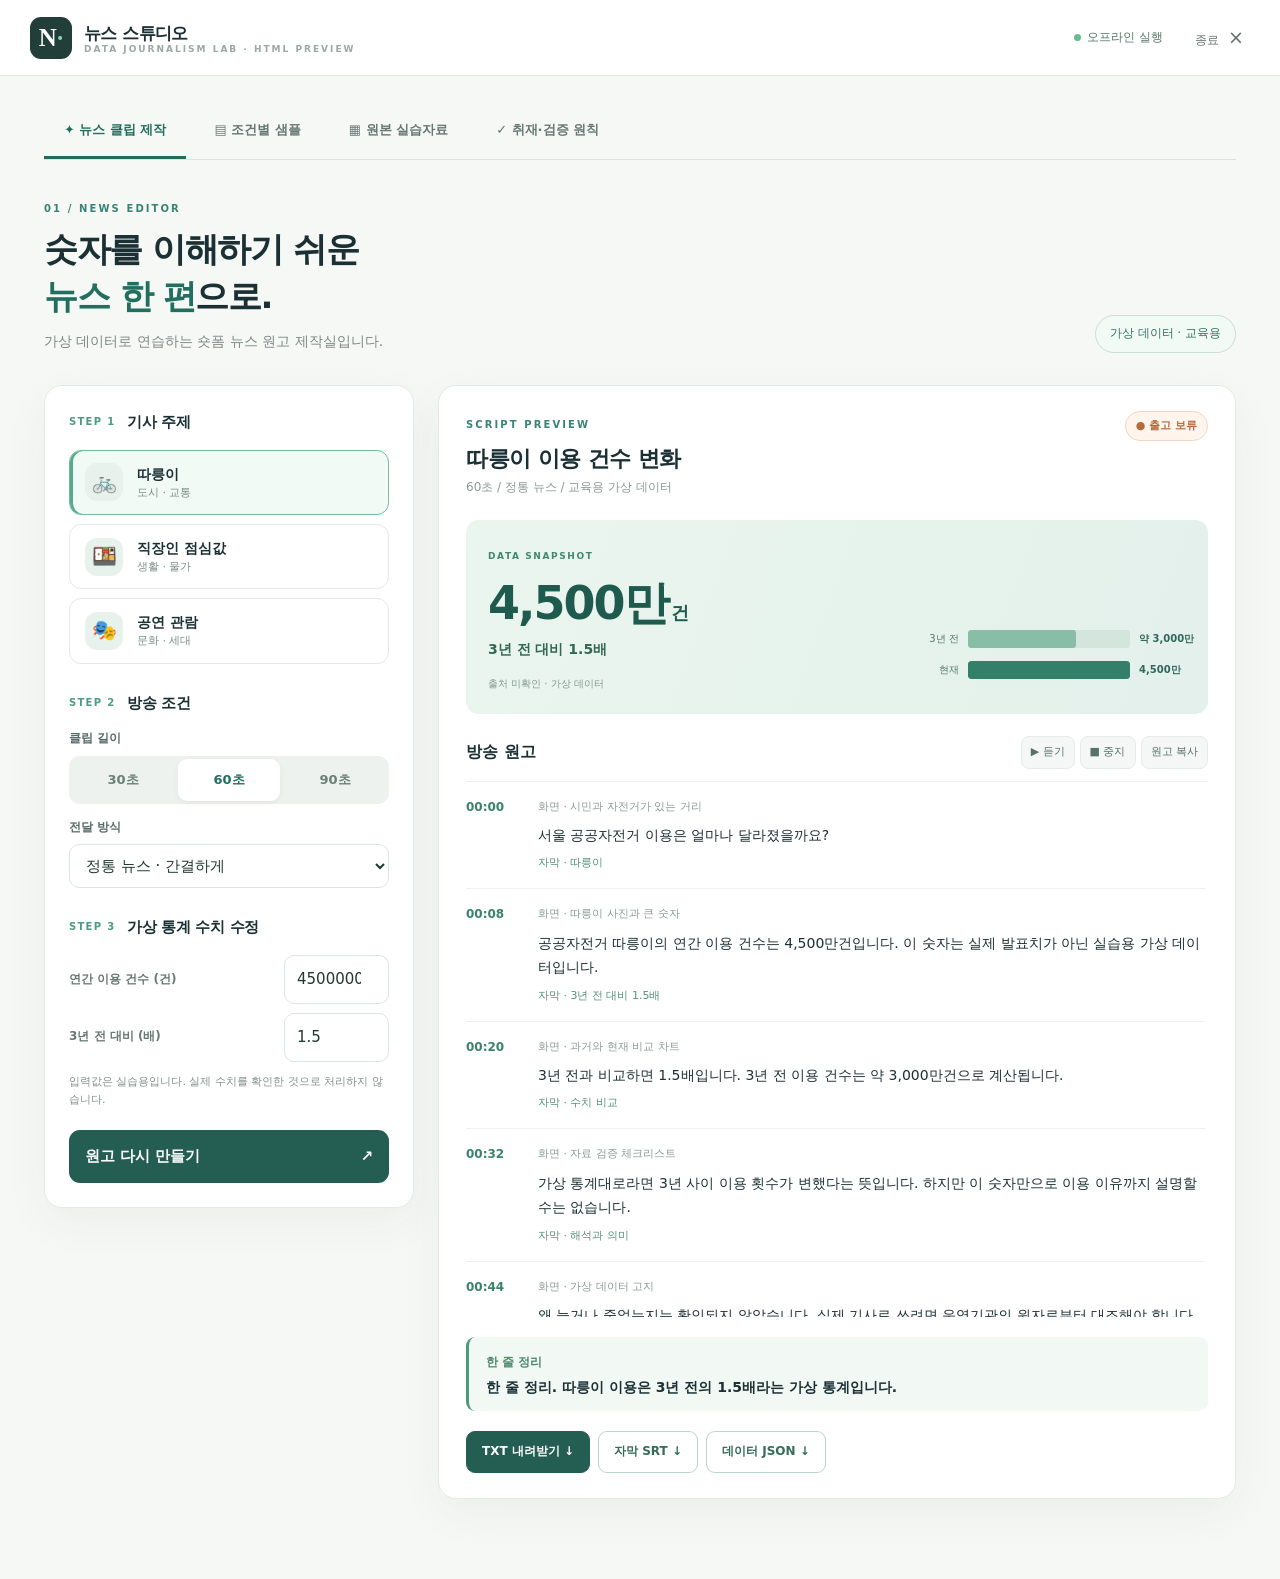
<file: 뉴스스튜디오_바로보기.html>
<!doctype html>
<html lang="ko">
<head>
 <meta charset="utf-8"><meta name="viewport" content="width=device-width,initial-scale=1">
 <title>뉴스 스튜디오 · 데이터 저널리즘 실습</title>
 <style>
:root{--ink:#1b3035;--muted:#67777b;--edge:#e0e8e7;--background:#f6f8f5;--accent:#cee9df;--green:#226f60;--white:#fff;--card:#ffffff;--shadow:0 14px 45px rgba(39,60,53,.05)}*{box-sizing:border-box}body{margin:0;background:var(--background);color:var(--ink);font:15px/1.65 system-ui,-apple-system,'Malgun Gothic','Apple SD Gothic Neo',sans-serif}button,input,select{font:inherit}button{cursor:pointer}button:focus-visible,input:focus-visible,select:focus-visible{outline:3px solid #94cabb;outline-offset:2px}.topbar{height:76px;background:#fff;display:flex;justify-content:space-between;align-items:center;border-bottom:1px solid var(--edge);padding:0 max(30px,calc((100% - 1240px)/2))}.brand{display:flex;gap:12px;align-items:center}.brand strong{font-size:17px;letter-spacing:-.6px}.brand small{display:block;color:#9aa8a6;font-size:9px;letter-spacing:2px;font-weight:750;margin-top:-5px}.mark{width:42px;height:42px;background:#213e38;color:#fff;font-size:25px;line-height:42px;text-align:center;border-radius:11px;font-family:Georgia,serif;font-weight:bold}.mark span{color:#83d2b5}.topright{display:flex;align-items:center;gap:26px}.offline{font-size:12px;color:#547768}.offline i{display:inline-block;width:7px;height:7px;background:#67bb8c;border-radius:50%;margin-right:6px}.plain{border:0;background:transparent;color:#64716e;font-size:12px}.plain span{font-size:19px;margin-left:5px}.wrap{max-width:1240px;padding:30px 24px 80px;margin:auto}.navigation{display:flex;gap:8px;border-bottom:1px solid #dae4e0;margin-bottom:35px;flex-wrap:wrap}.nav{background:transparent;border:0;border-bottom:3px solid transparent;color:#667874;padding:13px 20px 16px;font-weight:750;font-size:13px}.nav:hover{color:var(--ink)}.nav.on{color:#216e5d;border-bottom-color:#216e5d}.page{display:none}.page.show{display:block}.page-heading{display:flex;justify-content:space-between;align-items:end;gap:16px;margin:0 0 32px}.page-heading h1{font-size:34px;line-height:1.38;letter-spacing:-1.4px;margin:6px 0 10px;font-weight:800}.page-heading h1 em{font-style:normal;color:var(--green)}.page-heading p{color:#7c8987;margin:0;font-size:14px}.eyebrow{font-size:10px;letter-spacing:2.1px;font-weight:850;color:#388475}.tag{border:1px solid #cbded7;color:#347262;border-radius:50px;padding:8px 14px;font-size:12px;white-space:nowrap;background:#f2faf5}.panel{background:var(--card);border:1px solid #e3ebe6;box-shadow:var(--shadow);border-radius:18px}.workbench{display:grid;grid-template-columns:minmax(290px,370px) minmax(0,1fr);gap:24px;align-items:start}.controls{padding:24px}.sectionlabel{display:flex;align-items:center;gap:12px;color:#4c9b82;font-weight:800;font-size:10px;letter-spacing:1.3px}.sectionlabel span{font-size:15px;letter-spacing:-.4px;color:var(--ink)}.sectionlabel.spaced{margin-top:27px}.stories{display:flex;flex-direction:column;gap:9px;margin-top:15px}.story{display:flex;align-items:center;text-align:left;gap:14px;width:100%;border:1px solid #e5eae6;background:#fff;padding:12px 15px;border-radius:12px;color:var(--ink)}.story:hover{background:#f8fcfa}.story.chosen{background:#f1faf5;border-color:#77b99e;box-shadow:inset 3px 0 #54ad8a}.storyico{width:38px;height:38px;border-radius:12px;background:#e7f2ec;display:grid;place-items:center;font-size:20px}.story b{font-size:14px;display:block}.story small{font-size:11px;color:#7c8f88;display:block;margin-top:-2px}.fieldlabel{font-weight:700;font-size:12px;color:#586b68;display:block;margin:14px 0 7px}.segmented{display:grid;grid-template-columns:repeat(3,1fr);padding:3px;background:#edf2ee;border-radius:11px;gap:4px}.segmented button{background:transparent;border:0;border-radius:9px;padding:10px 0;font-size:13px;color:#6a8175;font-weight:700}.segmented button.selected{background:#fff;box-shadow:0 2px 7px rgba(0,0,0,.05);color:#226f60}select,input[type=text],input[type=number],input:not([type]){border:1px solid #dce6e1;border-radius:10px;background:#fff;padding:11px 12px;width:100%;color:#203830}select{appearance:auto}.valueFields{display:grid;gap:9px;margin-top:15px}.valueRow{display:grid;grid-template-columns:1fr 105px;gap:10px;align-items:center}.valueRow label{font-size:12px;color:#677973;font-weight:650}.valueRow input{min-width:0}.hint{font-size:11px;color:#81908a;line-height:1.65}.primary{border:0;background:#245d52;color:#fff;border-radius:11px;padding:14px 16px;font-weight:750;margin-top:10px}.primary:hover,.darkButton:hover{background:#16453d}.primary span{float:right}.full{width:100%;text-align:left}.result{padding:25px 27px}.resultTop{display:flex;justify-content:space-between;gap:10px;align-items:start}.resultTop h2{font-size:22px;letter-spacing:-.5px;margin:5px 0 1px}.subtle{color:#8c9893;font-size:12px;margin:0}.hold{white-space:nowrap;background:#fff5ed;color:#b56b3c;border:1px solid #f2d6c1;border-radius:30px;padding:5px 10px;font-size:11px;font-weight:800}.visual{background:linear-gradient(110deg,#eaf5ee,#e3f0eb);border-radius:13px;margin:22px 0;min-height:178px;padding:22px;display:flex;justify-content:space-between;gap:12px;overflow:hidden}.visualTag{letter-spacing:1.6px;font-size:9px;font-weight:850;color:#42886f}.mainStat{font-size:46px;font-weight:850;line-height:1.2;letter-spacing:-2px;color:#1e5b4e;margin:9px 0 7px}.mainStat span{font-size:18px;letter-spacing:-.6px;margin-left:3px}.visleft strong{display:block;font-size:14px;color:#336657}.visleft small{display:block;font-size:10px;color:#80978d;margin-top:15px}.chart{align-self:end;min-width:150px;width:40%;padding:10px 0 0}.baritem{display:flex;align-items:center;gap:9px;font-size:10px;color:#54796d;margin:13px 0}.barlabel{width:52px;text-align:right;flex-shrink:0}.track{height:18px;background:#d4e5dd;border-radius:3px;flex:1;overflow:hidden;position:relative}.bar{height:100%;background:#88bda7;border-radius:3px;min-width:2px}.bar.now{background:#347f68}.barvalue{font-weight:800;color:#32675a;width:47px;white-space:nowrap}.scriptHead{display:flex;justify-content:space-between;align-items:center;border-bottom:1px solid #edf1ee;gap:10px;padding-bottom:12px}.scriptHead h3{font-size:16px;margin:0}.actions{display:flex;gap:5px;flex-wrap:wrap}.tiny{background:#f4f7f5;border:1px solid #e5ece8;border-radius:8px;padding:6px 9px;font-size:11px;color:#547268}.tiny:hover{background:#e5f0e8}.segments{max-height:535px;overflow-y:auto;padding-right:3px}.segment{display:grid;grid-template-columns:58px minmax(0,1fr);border-bottom:1px solid #edf1ee;gap:14px;padding:16px 0}.time{font-size:12px;color:#39836c;font-weight:800;font-variant-numeric:tabular-nums}.scene{font-size:11px;color:#899c94;margin:0 0 7px}.line{font-size:14px;line-height:1.75;white-space:pre-line;margin:0}.caption{font-size:11px;color:#519179;margin-top:7px;display:block}.closing{background:#f2f8f4;border-radius:9px;padding:12px 17px;margin-top:20px;border-left:3px solid #4b9a7c}.closing strong{font-size:12px;color:#4e886d}.closing p{margin:3px 0 0;font-size:14px;font-weight:750}.footerActions{display:flex;gap:8px;flex-wrap:wrap;margin-top:20px}.darkButton,.outlineButton{border-radius:9px;padding:10px 15px;font-size:12px;font-weight:800}.darkButton{background:#245d52;color:#fff;border:1px solid #245d52}.outlineButton{border:1px solid #bbd7cb;color:#356b59;background:#fff}.outlineButton:hover{background:#f2f9f5}.smallHeading h1{font-size:28px}.sampleControls{display:flex;gap:12px;align-items:center;margin:0 0 20px}.sampleControls label{font-size:13px;font-weight:bold}.sampleControls select{max-width:170px}.sampleControls button{margin-left:auto}.sampleGrid{display:grid;grid-template-columns:repeat(3,minmax(0,1fr));gap:16px}.sampleCard{padding:20px;min-height:193px;display:flex;flex-direction:column}.sampleCard .num{color:#569983;font-weight:900;font-size:10px;letter-spacing:1.3px}.sampleCard h3{margin:10px 0 5px;font-size:17px}.sampleCard p{color:#82918a;font-size:12px;margin:0;flex:1}.chips{display:flex;gap:5px;margin-top:11px;flex-wrap:wrap}.chip{font-size:10px;color:#4c7967;background:#eaf4ec;border-radius:6px;padding:2px 7px}.sampleActions{display:flex;gap:8px;margin-top:14px}.sampleActions button{font-size:11px;padding:6px 8px;border-radius:7px;border:1px solid #d8e4db;color:#2b6c58;background:#fff}.sampleActions button:first-child{background:#245d52;border-color:#245d52;color:#fff}.callout{background:#edf7f0;border:1px solid #d2e5d7;border-radius:14px;padding:22px;margin-bottom:19px}.callout strong{font-size:16px}.callout p{color:#657f6f;font-size:13px}.notebookTable{background:#fff;border:1px solid #e2e8e5;border-radius:14px;overflow:hidden}.notebookRow{display:grid;grid-template-columns:2.5fr 1fr auto;gap:12px;align-items:center;padding:13px 18px;border-bottom:1px solid #ebf0ec}.notebookRow:last-child{border-bottom:0}.notebookRow .file{font-weight:700;font-size:13px;overflow-wrap:anywhere}.notebookRow .path{font-size:11px;color:#81978c;overflow-wrap:anywhere}.notebookRow a{font-size:12px;color:#26725d;text-decoration:none}.notebookRow a:hover{text-decoration:underline}.ethicsGrid{display:grid;grid-template-columns:1fr 1fr;gap:19px}.ethicForm,.ruleList,.correction{padding:22px}.ethicsGrid h2,.correction h2{font-size:17px;margin:0 0 17px}.ethicForm .check{display:flex;gap:9px;font-size:13px;line-height:1.5;margin:18px 0;align-items:start}.ethicForm input[type=checkbox]{accent-color:#267a61;width:18px;height:18px;margin-top:2px;flex-shrink:0}.approval{background:#fff4e9;color:#9a6438;border-radius:9px;padding:12px 15px;font-size:12px;margin-bottom:13px}.approval.pass{background:#e9f8ee;color:#24734e}.ruleList ol{margin:0;padding-left:22px}.ruleList li{margin:9px 0}.ruleList b{font-size:13px}.ruleList p{font-size:12px;color:#819089;margin:0}.correction{margin-top:19px}.correctionInput{display:flex;gap:10px}.correctionInput button{white-space:nowrap}.correctionList{margin-top:15px;font-size:12px}.correctionItem{padding:10px;border-bottom:1px solid #e7eee9}.correctionItem b{color:#ad6951;margin-right:6px}#toast{position:fixed;bottom:22px;right:22px;max-width:340px;padding:12px 18px;background:#1e4036;color:#fff;border-radius:10px;font-size:12px;box-shadow:0 12px 30px #0002;opacity:0;transform:translateY(14px);transition:all .2s;pointer-events:none}#toast.show{opacity:1;transform:none}@media(max-width:900px){.workbench{grid-template-columns:1fr}.controls{display:block}.stories{flex-direction:row}.story{padding:10px}.sampleGrid{grid-template-columns:repeat(2,minmax(0,1fr))}.ethicsGrid{grid-template-columns:1fr}}@media(max-width:600px){.topbar{height:68px;padding:0 15px}.brand small{font-size:8px;letter-spacing:1px}.offline{display:none}.wrap{padding:17px 13px 60px}.navigation{gap:0;flex-wrap:nowrap;overflow-x:auto;margin-bottom:23px}.nav{font-size:11px;padding:10px 12px;flex-shrink:0}.page-heading{align-items:start}.page-heading h1{font-size:27px}.page-heading .tag{display:none}.page-heading p{font-size:12px}.workbench{gap:14px}.controls,.result{padding:17px}.story{flex-direction:column;gap:2px;text-align:center}.storyico{width:32px;height:32px;font-size:16px}.story b{font-size:12px}.story small{font-size:10px}.resultTop h2{font-size:19px}.visual{padding:13px;min-height:150px}.mainStat{font-size:34px}.mainStat span{font-size:14px}.visleft strong{font-size:11px}.chart{width:50%;min-width:118px}.baritem{gap:3px;font-size:9px}.barlabel{width:37px}.barvalue{width:39px}.scriptHead{align-items:start;flex-direction:column}.segment{grid-template-columns:49px minmax(0,1fr);gap:8px}.line{font-size:13px}.sampleGrid{grid-template-columns:1fr}.sampleControls{flex-wrap:wrap}.sampleControls button{width:100%}.notebookRow{grid-template-columns:1fr auto}.notebookRow .path{grid-column:1;grid-row:2}.notebookRow a{grid-column:2;grid-row:1}.correctionInput{flex-direction:column}}

</style>
</head>
<body>
 <header class="topbar"><div class="brand"><div class="mark">N<span>·</span></div><div><strong>뉴스 스튜디오</strong><small>DATA JOURNALISM LAB · HTML PREVIEW</small></div></div><div class="topright"><span class="offline"><i></i>오프라인 실행</span><button id="exitBtn" class="plain" title="프로그램 종료">종료 <span aria-hidden="true">×</span></button></div></header>
 <div class="wrap">
  <nav class="navigation" aria-label="메인 메뉴">
   <button class="nav on" data-page="editor">✦ 뉴스 클립 제작</button>
   <button class="nav" data-page="samples">▤ 조건별 샘플</button>
   <button class="nav" data-page="notebooks">▦ 원본 실습자료</button>
   <button class="nav" data-page="ethics">✓ 취재·검증 원칙</button>
  </nav>
  <main>
   <section id="editor" class="page show">
    <div class="page-heading"><div><span class="eyebrow">01 / NEWS EDITOR</span><h1>숫자를 이해하기 쉬운<br><em>뉴스 한 편</em>으로.</h1><p>가상 데이터로 연습하는 숏폼 뉴스 원고 제작실입니다.</p></div><div class="tag">가상 데이터 · 교육용</div></div>
    <div class="workbench">
     <div class="controls panel">
      <div class="sectionlabel">STEP 1 <span>기사 주제</span></div>
      <div id="storyOptions" class="stories" role="group" aria-label="기사 주제">
       <button class="story chosen" data-id="bike"><span class="storyico">🚲</span><span><b>따릉이</b><small>도시 · 교통</small></span></button>
       <button class="story" data-id="lunch"><span class="storyico">🍱</span><span><b>직장인 점심값</b><small>생활 · 물가</small></span></button>
       <button class="story" data-id="culture"><span class="storyico">🎭</span><span><b>공연 관람</b><small>문화 · 세대</small></span></button>
      </div>
      <div class="sectionlabel spaced">STEP 2 <span>방송 조건</span></div>
      <label class="fieldlabel" for="duration">클립 길이</label>
      <div id="durationOptions" class="segmented"><button data-duration="30">30초</button><button class="selected" data-duration="60">60초</button><button data-duration="90">90초</button></div>
      <label class="fieldlabel" for="style">전달 방식</label>
      <select id="style"><option value="standard">정통 뉴스 · 간결하게</option><option value="daily">생활 밀착 · 시청자에게 말하듯</option><option value="explainer">데이터 해설 · 숫자 중심</option></select>
      <div class="sectionlabel spaced">STEP 3 <span>가상 통계 수치 수정</span></div>
      <div id="valuesFields" class="valueFields"></div>
      <p class="hint">입력값은 실습용입니다. 실제 수치를 확인한 것으로 처리하지 않습니다.</p>
      <button id="generateBtn" class="primary full">원고 다시 만들기 <span>↗</span></button>
     </div>
     <div class="result panel">
      <div class="resultTop"><div><span class="eyebrow">SCRIPT PREVIEW</span><h2 id="resultTitle">따릉이 연간 이용 4,500만 건</h2><p class="subtle" id="resultSummary">60초 / 정통 뉴스 / 교육용 가상 데이터</p></div><span class="hold">● 출고 보류</span></div>
      <div class="visual"><div class="visleft"><span class="visualTag">DATA SNAPSHOT</span><div class="mainStat" id="mainStat">4,500<span>만 건</span></div><strong id="statSub">3년 전 대비 1.5배</strong><small>출처 미확인 · 가상 데이터</small></div><div class="chart" id="chart"></div></div>
      <div class="scriptHead"><h3>방송 원고</h3><div class="actions"><button id="listenBtn" class="tiny">▶ 듣기</button><button id="stopBtn" class="tiny">■ 중지</button><button id="copyBtn" class="tiny">원고 복사</button></div></div>
      <div id="scriptSegments" class="segments"></div>
      <div class="closing"><strong>한 줄 정리</strong><p id="oneLine"></p></div>
      <div class="footerActions"><button id="txtBtn" class="darkButton">TXT 내려받기 ↓</button><button id="srtBtn" class="outlineButton">자막 SRT ↓</button><button id="jsonBtn" class="outlineButton">데이터 JSON ↓</button></div>
     </div>
    </div>
   </section>
   <section id="samples" class="page">
     <div class="page-heading smallHeading"><div><span class="eyebrow">02 / PRACTICE LIBRARY</span><h1>다른 조건, 다른 원고.</h1><p>주제 3개 × 길이 3개 × 전달 방식 3개 = 총 27가지 실습 조합</p></div><div class="tag">총 27조합</div></div>
     <div class="sampleControls"><label for="sampleFilter">주제 필터</label><select id="sampleFilter"><option value="all">전체</option><option value="bike">따릉이</option><option value="lunch">점심값</option><option value="culture">공연 관람</option></select><button id="exportAllBtn" class="darkButton">27개 샘플 내려받기 (TXT)</button></div>
     <div id="sampleGrid" class="sampleGrid"></div>
     <p class="hint">모든 예시는 가상 통계에 기반합니다. 화면에서 편집하기를 누르면 해당 조건으로 이동합니다.</p>
   </section>
   <section id="notebooks" class="page">
     <div class="page-heading smallHeading"><div><span class="eyebrow">03 / ORIGINAL LESSONS</span><h1>교육 원본은 그대로.</h1><p>업로드한 16개 노트북을 보존했습니다. 별도 Python 환경에서 실행합니다.</p></div><div class="tag">읽기 전용 안내</div></div>
     <div class="callout"><strong>뉴스 원고 제작 기능은 Python 설치 없이 작동합니다.</strong><p>원본 Jupyter 노트북은 Python 3.12, 패키지 설치, 일부 GPU·Ollama·외부 데이터가 필요합니다. 여기서 자동 실행하거나 임의로 수정하지 않습니다.</p><button id="openFolderBtn" class="outlineButton">원본 파일 폴더 열기</button></div>
     <div class="notebookTable" id="notebookTable">원본 확인 중...</div>
   </section>
   <section id="ethics" class="page">
     <div class="page-heading smallHeading"><div><span class="eyebrow">04 / EDITORIAL GUARDRAILS</span><h1>보도 전, 사람이 확인합니다.</h1><p>출처가 검증되지 않은 가상 통계는 실제 기사로 발행하지 않습니다.</p></div><div class="tag">담당자 최종 책임</div></div>
     <div class="ethicsGrid">
      <div class="panel ethicForm"><h2>팩트체크 기록</h2><label class="fieldlabel" for="source">공식 원출처 URL 또는 서지정보</label><input id="source" placeholder="예: 발표기관·발표일·원문 URL (실습이라면 비워두세요)"><label class="check"><input id="checked" type="checkbox"> 숫자·인용을 원출처와 직접 대조했습니다.</label><label class="check"><input id="rights" type="checkbox"> 사진·음악·목소리 사용권을 확인하고 출처 장부에 기록했습니다.</label><label class="check"><input id="approved" type="checkbox"> 담당자가 원고 최종 검토·승인했습니다.</label><div class="approval" id="approvalStatus">출고 보류 — 확인할 항목이 남았습니다.</div><button id="logBtn" class="outlineButton">검증 메모 저장 (JSON)</button><p class="hint">체크박스는 사용자가 직접 기록하는 기능입니다. 프로그램이 출처나 권리를 검증하는 것은 아닙니다.</p></div>
      <div class="panel ruleList"><h2>편집 원칙</h2><ol><li><b>AI 활용</b><p>초안, 요약, 맞춤법, 자료 정리에만 사용</p></li><li><b>사람 담당</b><p>사실 확인, 최종 승인, 실존 인물의 얼굴·목소리 생성 금지</p></li><li><b>출처 확인</b><p>숫자와 인용은 원래 자료에서 확인, 미확인 시 보류</p></li><li><b>AI 표시</b><p>AI를 사용한 기사는 “AI 초안을 기자가 확인·수정”, 생성 그림은 “AI 생성” 표기</p></li><li><b>저작권</b><p>사진·음악·목소리 출처 기록, MBC 자료는 허락 후 사용</p></li><li><b>정정보도</b><p>오류는 바로 고치고 “바로잡습니다” 이력 남기기</p></li><li><b>최종 책임</b><p>실제 기사를 올리는 담당자에게 있음</p></li></ol></div>
     </div>
     <div class="panel correction"><h2>정정 기록</h2><div class="correctionInput"><input id="correctionText" placeholder="예: 숫자 계산 오류 수정 (어떤 부분을 어떻게 고쳤는지)"><button id="correctionBtn" class="darkButton">바로잡습니다 기록</button></div><div id="correctionList" class="correctionList"><p class="hint">아직 정정 기록이 없습니다.</p></div></div>
   </section>
  </main>
 </div>
 <div id="toast" role="status" aria-live="polite"></div>
 <script>
/* 뉴스 스튜디오: 가상 데이터 전용, 외부 API 없이 작동하는 규칙 기반 원고 엔진.
   AI 모델, 사실 검증, 영상 렌더링 기능을 가장하지 않습니다. */
(function(global){
'use strict';
const STORIES = {
 bike: {label:'따릉이',group:'도시·교통',fields:[{key:'rides',label:'연간 이용 건수 (건)',value:45000000,min:1,max:10000000000},{key:'ratio',label:'3년 전 대비 (배)',value:1.5,min:0.01,max:100}],title:'따릉이 이용 건수 변화',emoji:'🚲'},
 lunch:{label:'직장인 점심값',group:'생활·물가',fields:[{key:'price',label:'현재 평균 점심값 (원)',value:11000,min:1,max:100000000},{key:'increase',label:'5년 전보다 상승 (%)',value:32,min:-99,max:10000}],title:'직장인 평균 점심값',emoji:'🍱'},
 culture:{label:'공연 관람 20대 비율',group:'문화·세대',fields:[{key:'share',label:'전체 관람객 중 20대 (%)',value:41,min:0,max:100}],title:'20대 공연 관람객 비율',emoji:'🎭'}
};
const STYLES={standard:'정통 뉴스',daily:'생활 밀착',explainer:'데이터 해설'};
const TIMINGS={30:[0,6,14,23,30],60:[0,8,20,32,44,53,60],90:[0,10,24,38,52,66,78,90]};
function num(n){return Math.round(n).toLocaleString('ko-KR')}
function count(n){return n>=1000000 && Math.abs(n%10000)<.001?`${num(n/10000)}만`:num(n)}
function strNum(n){return Number(n).toLocaleString('ko-KR',{maximumFractionDigits:2})}
function sensible(v,f){
 const n=Number(v===undefined?f.value:v);
 return Number.isFinite(n)&&n>=f.min&&n<=f.max?n:f.value;
}
function defaults(story){const s=STORIES[story]||STORIES.bike;return Object.fromEntries(s.fields.map(f=>[f.key,f.value]))}
function payload(story,values={}){
 let d=Object.fromEntries(STORIES[story].fields.map(f=>[f.key,sensible(values[f.key],f)]));
 const text={};
 if(story==='bike'){
   const old=d.rides/d.ratio;
   text.stat=`공공자전거 따릉이의 연간 이용 건수는 ${count(d.rides)}건입니다. 이 숫자는 실제 발표치가 아닌 실습용 가상 데이터입니다.`;
   text.compare=`3년 전과 비교하면 ${strNum(d.ratio)}배입니다. 3년 전 이용 건수는 약 ${count(Math.round(old))}건으로 계산됩니다.`;
   text.method=`이용 건수는 자전거를 이용한 횟수입니다. 이용한 사람의 수와는 다릅니다. 집계 연도와 계산 기준도 확인해야 합니다.`;
   text.meaning=`가상 통계대로라면 3년 사이 이용 횟수가 변했다는 뜻입니다. 하지만 이 숫자만으로 이용 이유까지 설명할 수는 없습니다.`;
   text.caution=`왜 늘거나 줄었는지는 확인되지 않았습니다. 실제 기사로 쓰려면 운영기관의 원자료부터 대조해야 합니다.`;
   text.sum=`한 줄 정리. 따릉이 이용은 3년 전의 ${strNum(d.ratio)}배라는 가상 통계입니다.`;
   text.chart=[{name:'3년 전',value:old,label:`약 ${count(Math.round(old))}`},{name:'현재',value:d.rides,label:count(d.rides)}];
   text.caption=`3년 전 대비 ${strNum(d.ratio)}배`;text.main=`${count(d.rides)}|건`;
   text.hooks={standard:'서울 공공자전거 이용은 얼마나 달라졌을까요?',daily:'출퇴근길에 보이는 따릉이, 얼마나 많이 이용할까요?',explainer:'오늘은 따릉이 이용 건수를 숫자로 비교해 보겠습니다.'};
 }else if(story==='lunch'){
   const old=d.price/(1+d.increase/100);const diff=d.price-old;
   const direction=d.increase>=0?'올랐습니다':'내렸습니다';const abs=Math.abs(d.increase);
   text.stat=`직장인 평균 점심값은 ${num(d.price)}원입니다. 이 수치는 실제 조사 결과가 아닌 가상 데이터입니다.`;
   text.compare=`5년 전보다 ${strNum(abs)}퍼센트 ${direction} 5년 전 점심값은 약 ${num(old)}원으로 계산됩니다.`;
   text.method=`여기서 평균은 여러 점심값을 합쳐 나눈 값입니다. 지역과 조사 대상에 따라 실제 체감 가격은 달라질 수 있습니다.`;
   text.meaning=`계산상 5년 전과의 차이는 약 ${num(Math.abs(diff))}원입니다. 다만 식당 종류나 조사 방식은 아직 확인되지 않았습니다.`;
   text.caution=`어느 지역의 어떤 직장인을 조사했는지가 중요합니다. 출처 확인 전에는 실제 물가 기사로 보도하면 안 됩니다.`;
   text.sum=`한 줄 정리. 점심값 ${num(d.price)}원, 5년 전보다 ${strNum(abs)}퍼센트 ${direction} 단, 가상 수치입니다.`;
   text.chart=[{name:'5년 전',value:old,label:num(old)+'원'},{name:'현재',value:d.price,label:num(d.price)+'원'}];
   text.caption=`5년 전 대비 ${strNum(abs)}% ${direction.replace('습니다','')}`;text.main=`${num(d.price)}|원`;
   text.hooks={standard:'직장인들의 점심 한 끼 가격, 얼마나 달라졌을까요?',daily:'점심 먹고 계산할 때, 가격이 부담스럽다고 느끼시나요?',explainer:'평균 점심값과 5년간 변화율을 숫자로 보겠습니다.'};
 }else{
   text.stat=`국내 공연 관람객 중 20대 비율은 ${strNum(d.share)}퍼센트입니다. 오늘 사용하는 수치는 가상 데이터입니다.`;
   text.compare=`이 비율이 역대 최고라는 조건입니다. 다만 비교 대상 기간과 과거 연도별 수치는 제공되지 않았습니다.`;
   text.method=`41퍼센트는 전체 관람객 중 20대가 차지하는 비율입니다. 공연 횟수나 전체 인구의 41퍼센트라는 뜻은 아닙니다.`.replace('41',strNum(d.share));
   text.meaning=`20대 비중이 눈에 띄는 가상 사례입니다. 어떤 장르에서 높은지, 관람객을 어떻게 집계했는지는 별도 자료가 필요합니다.`;
   text.caution=`역대 최고라는 표현은 과거 자료를 모두 비교해야 확인할 수 있습니다. 원출처 검증 전 실제 보도를 보류합니다.`;
   text.sum=`한 줄 정리. 20대 비율 ${strNum(d.share)}퍼센트, 역대 최고라는 가상 조건입니다.`;
   text.chart=[{name:'20대',value:d.share,label:strNum(d.share)+'%'},{name:'그 외',value:100-d.share,label:strNum(100-d.share)+'%'}];
   text.caption=`관람객 중 20대 ${strNum(d.share)}%`;text.main=`${strNum(d.share)}|%`;
   text.hooks={standard:'국내 공연 관람객의 연령 비중이 달라졌다는 가상 통계입니다.',daily:'요즘 공연장, 20대 관객은 얼마나 될까요?',explainer:'공연 관람객의 연령 비중을 데이터로 살펴봅니다.'};
 }
 return {d,text};
}
function makeScript(story='bike',duration=60,style='standard',values={}){
 if(!STORIES[story])throw new Error('유효하지 않은 주제');
 if(!TIMINGS[duration])throw new Error('길이는 30·60·90초 중 하나여야 합니다.');
 if(!STYLES[style])throw new Error('알 수 없는 전달 방식');
 const p=payload(story,values),t=p.text,points=TIMINGS[duration];
 const scenes={bike:['시민과 자전거가 있는 거리','따릉이 사진과 큰 숫자','과거와 현재 비교 차트','통계 기준 표시','자료 검증 체크리스트','가상 데이터 고지','한 줄 요약 카드'],lunch:['직장인 점심시간 풍경','점심 메뉴와 가격 자막','5년 전과 현재 비교 차트','평균의 의미 설명','조사 범위 표시','원출처 확인 안내','한 줄 요약 카드'],culture:['공연장 외관 또는 저작권 확인된 이미지','20대 비율 큰 숫자','연령 비중 그래픽','분모·분자 설명','집계 기준 확인','과거 자료 검증 안내','한 줄 요약 카드']}[story];
 const items = duration===30?[['hook',0],['stat',1],['compare',2],['sum',6]]:duration===60?[['hook',0],['stat',1],['compare',2],['meaning',4],['caution',5],['sum',6]]:[['hook',0],['stat',1],['compare',2],['method',3],['meaning',4],['caution',5],['sum',6]];
 const lines=items.map(([k,sceneIndex],i)=>{
   let body=k==='hook'?t.hooks[style]:t[k];
   if(style==='daily'&&k==='meaning') body=`우리 생활과 이어지는 숫자죠. ${body}`;
   if(style==='explainer'&&k==='caution')body=`데이터를 해석하기 전에 확인할 점입니다. ${body}`;
   if(duration===30&&k==='stat')body=body.replace(' 이 숫자는 실제 발표치가 아닌 실습용 가상 데이터입니다.','').replace(' 이 수치는 실제 조사 결과가 아닌 가상 데이터입니다.','').replace(' 오늘 사용하는 수치는 가상 데이터입니다.','');
   if(duration===30&&k==='compare'&&story==='culture')body='가상 데이터에서는 역대 최고라고 설정했습니다. 실제 비교 자료는 아직 확인하지 않았습니다.';
   return {start:points[i],end:points[i+1],scene:scenes[sceneIndex],caption:k==='hook'?STORIES[story].label:k==='stat'?t.caption:k==='sum'?'한 줄 정리 · 가상 통계':k==='caution'?'출처 확인 전 보도 보류':k==='method'?'집계 기준 확인':k==='compare'?'수치 비교': '해석과 의미',narration:body};
 });
 return {story,duration,style,topic:STORIES[story].label,topicTitle:STORIES[story].title,styleName:STYLES[style],values:p.d,stat:t.main,subtitle:t.caption,charts:t.chart,oneLine:t.sum,segments:lines,isFictional:true,releaseStatus:'HOLD',sourceVerified:false,rightsVerified:false,approved:false};
}
function timecode(n,srt=false){
 const h=String(Math.floor(n/3600)).padStart(2,'0'),m=String(Math.floor(n/60)%60).padStart(2,'0'),s=String(Math.floor(n%60)).padStart(2,'0');
 return srt?`${h}:${m}:${s},000`:`${m}:${s}`;
}
function toTxt(doc){
 let out=`[가상 데이터 / 교육용] ${doc.topicTitle}\n조건: ${doc.duration}초 / ${doc.styleName}\n출처: 확인되지 않음 — 실제 보도 보류\n\n`;
 doc.segments.forEach(s=>{out+=`[${timecode(s.start)}–${timecode(s.end)}] 화면: ${s.scene}\n자막: ${s.caption}\n나레이션: ${s.narration}\n\n`});
 out+=`한 줄 정리: ${doc.oneLine}\n\n[편집·윤리 주의]\n- 가상 데이터이므로 사실로 보도할 수 없습니다.\n- 숫자·인용은 최초 공식 출처와 교차 확인하십시오.\n- 사진·음악·목소리 권리 및 사용 허락을 확인하십시오.\n- AI 초안을 사용한 경우 최종 검토 후 'AI 초안을 기자가 확인·수정' 표시를 적용하십시오.\n- 오류 정정 시 '바로잡습니다'를 남기십시오.\n`;return out;
}
function toSrt(doc){return doc.segments.map((s,i)=>`${i+1}\n${timecode(s.start,true)} --> ${timecode(s.end,true)}\n${s.narration}\n`).join('\n')}
function allCombinations(){let out=[];for(let s of Object.keys(STORIES))for(let d of [30,60,90])for(let style of Object.keys(STYLES))out.push(makeScript(s,d,style));return out}
const api={STORIES,STYLES,defaults,makeScript,toTxt,toSrt,timecode,allCombinations};
if(typeof module!=='undefined'&&module.exports)module.exports=api;
global.NewsEngine=api;
})(typeof window!=='undefined'?window:globalThis);

</script>
 <script>window.NEWS_STANDALONE = true;</script>
<script>
(function(){'use strict';
const E=window.NewsEngine;
const $=(s)=>document.querySelector(s), $$=(s)=>Array.from(document.querySelectorAll(s));
const state={story:'bike',duration:60,style:'standard',values:E.defaults('bike'),doc:null,corrections:[]};
function notify(s){let x=$('#toast');x.textContent=s;x.classList.add('show');clearTimeout(notify.t);notify.t=setTimeout(()=>x.classList.remove('show'),3200)}
function download(name,text,type='text/plain;charset=utf-8'){
 const blob=new Blob(['\ufeff'+text],{type});const url=URL.createObjectURL(blob),a=document.createElement('a');a.href=url;a.download=name;document.body.append(a);a.click();a.remove();setTimeout(()=>URL.revokeObjectURL(url),1000);
}
function el(tag,cls,txt){const n=document.createElement(tag);if(cls)n.className=cls;if(txt!==undefined)n.textContent=txt;return n}
function showPage(page){$$('.page').forEach(e=>e.classList.toggle('show',e.id===page));$$('.nav').forEach(e=>e.classList.toggle('on',e.dataset.page===page));if(page==='notebooks')loadNotebooks();window.scrollTo({top:0,behavior:'smooth'})}
$$('.nav').forEach(e=>e.addEventListener('click',()=>showPage(e.dataset.page)));
function formValues(){let o={};for(let f of E.STORIES[state.story].fields){let v=Number($('#field_'+f.key).value);if(!Number.isFinite(v)||v<f.min||v>f.max)throw Error(`${f.label}: ${f.min}~${f.max} 범위의 숫자를 입력하세요.`);o[f.key]=v}return o}
function renderValues(){const box=$('#valuesFields');box.replaceChildren();for(let f of E.STORIES[state.story].fields){const row=el('div','valueRow'),label=el('label','',f.label),input=el('input');label.htmlFor='field_'+f.key;input.type='number';input.id='field_'+f.key;input.min=f.min;input.max=f.max;input.step='any';input.value=state.values[f.key];row.append(label,input);box.append(row)}}
function build(){try{state.values=formValues();state.doc=E.makeScript(state.story,state.duration,state.style,state.values);renderDoc();notify('새 원고를 생성했습니다. 가상 데이터임을 확인하세요.')}catch(e){notify(e.message)}}
function updateBtns(){ $$('.story').forEach(e=>e.classList.toggle('chosen',e.dataset.id===state.story));$$('#durationOptions button').forEach(e=>e.classList.toggle('selected',Number(e.dataset.duration)===state.duration));$('#style').value=state.style;renderValues()}
$$('.story').forEach(e=>e.addEventListener('click',()=>{state.story=e.dataset.id;state.values=E.defaults(state.story);updateBtns();build()}));
$$('#durationOptions button').forEach(e=>e.addEventListener('click',()=>{try{state.values=formValues()}catch(err){notify(err.message);return}state.duration=Number(e.dataset.duration);updateBtns();build()}));
$('#style').addEventListener('change',e=>{state.style=e.target.value;build()});$('#generateBtn').addEventListener('click',build);
function renderDoc(){const d=state.doc;$('#resultTitle').textContent=d.topicTitle;$('#resultSummary').textContent=`${d.duration}초 / ${d.styleName} / 교육용 가상 데이터`;
 const [n,u]=d.stat.split('|');const stat=$('#mainStat');stat.replaceChildren(document.createTextNode(n));stat.append(el('span','',u));$('#statSub').textContent=d.subtitle;
 const chart=$('#chart');chart.replaceChildren();const max=Math.max(...d.charts.map(c=>c.value),1);for(let c of d.charts){const item=el('div','baritem'),lab=el('span','barlabel',c.name),track=el('div','track'),bar=el('div','bar'+(c===d.charts[d.charts.length-1]?' now':'')),val=el('b','barvalue',c.label);bar.style.width=`${Math.max(0,Math.min(100,c.value/max*100))}%`;track.append(bar);item.append(lab,track,val);chart.append(item)}
 const segs=$('#scriptSegments');segs.replaceChildren();d.segments.forEach(s=>{const row=el('div','segment'),time=el('div','time',E.timecode(s.start)),right=el('div');right.append(el('p','scene',`화면 · ${s.scene}`),el('p','line',s.narration),el('span','caption',`자막 · ${s.caption}`));row.append(time,right);segs.append(row)});$('#oneLine').textContent=d.oneLine;}
function filename(ext){const d=state.doc;return `가상뉴스_${d.story}_${d.duration}초_${d.style}.${ext}`}
$('#txtBtn').addEventListener('click',()=>download(filename('txt'),E.toTxt(state.doc)));
$('#srtBtn').addEventListener('click',()=>download(filename('srt'),E.toSrt(state.doc)));
$('#jsonBtn').addEventListener('click',()=>download(filename('json'),JSON.stringify(state.doc,null,2),'application/json;charset=utf-8'));
$('#copyBtn').addEventListener('click',async()=>{const t=E.toTxt(state.doc);try{await navigator.clipboard.writeText(t);notify('원고를 복사했습니다.')}catch(e){const a=document.createElement('textarea');a.value=t;document.body.append(a);a.select();document.execCommand('copy');a.remove();notify('원고를 복사했습니다.')}});
$('#listenBtn').addEventListener('click',()=>{if(!('speechSynthesis' in window)){notify('이 브라우저에서는 음성 미리 듣기를 지원하지 않습니다.');return}speechSynthesis.cancel();const utter=new SpeechSynthesisUtterance(state.doc.segments.map(s=>s.narration).join(' '));utter.lang='ko-KR';utter.rate=1;const voices=speechSynthesis.getVoices();const voice=voices.find(v=>v.lang==='ko-KR')||voices.find(v=>v.lang.toLowerCase().startsWith('ko'));if(voice)utter.voice=voice;speechSynthesis.speak(utter);notify('브라우저 음성으로 읽습니다. MP3는 생성하지 않습니다.')});
$('#stopBtn').addEventListener('click',()=>{if('speechSynthesis' in window)speechSynthesis.cancel();notify('읽기를 중지했습니다.')});
function sampleSummary(doc){return doc.oneLine.replace('한 줄 정리. ','')}
function renderSamples(){const f=$('#sampleFilter').value,grid=$('#sampleGrid');grid.replaceChildren();E.allCombinations().filter(d=>f==='all'||d.story===f).forEach((d,i)=>{let card=el('article','panel sampleCard'),sub=el('p','',sampleSummary(d)),chip=el('div','chips');chip.append(el('span','chip',`${d.duration}초`),el('span','chip',d.styleName),el('span','chip','가상 데이터'));
 const actions=el('div','sampleActions'),edit=el('button','', '이 조건으로 편집'),txt=el('button','', 'TXT 받기');edit.addEventListener('click',()=>{state.story=d.story;state.duration=d.duration;state.style=d.style;state.values=E.defaults(d.story);updateBtns();build();showPage('editor')});txt.addEventListener('click',()=>download(`샘플_${d.story}_${d.duration}초_${d.style}.txt`,E.toTxt(d)));actions.append(edit,txt);
 card.append(el('div','num',`SAMPLE ${String(i+1).padStart(2,'0')}`),el('h3','',d.topic),sub,chip,actions);grid.append(card)});}
$('#sampleFilter').addEventListener('change',renderSamples);
$('#exportAllBtn').addEventListener('click',()=>{const text=E.allCombinations().map((d,i)=>`========== SAMPLE ${i+1} / 27 ==========\n${E.toTxt(d)}`).join('\n\n');download('가상뉴스_조건별샘플_27종.txt',text);notify('27개 실습 원고를 한 파일로 저장했습니다.')});
let labsLoaded=false;
async function loadNotebooks(){if(labsLoaded)return;const root=$('#notebookTable');if(window.NEWS_STANDALONE){root.textContent='이 단독 HTML 미리보기에는 Jupyter 원본을 포함하지 않았습니다. 전체 실행 패키지의 원본 실습 메뉴에서 확인하세요.';return}try{const res=await fetch('/api/labs'),data=await res.json();root.replaceChildren();const arr=data.notebooks||[];if(!arr.length){root.textContent='원본 노트북을 찾지 못했습니다. original 폴더를 확인하세요.';return}for(let nb of arr){let row=el('div','notebookRow'),left=el('div');left.append(el('div','file',nb.name),el('div','path',nb.group));let size=el('div','path',`${Math.ceil(nb.fileSize/1024)} KB`),link=el('a','', '파일 받기 ↓');link.href='/api/notebook?path='+encodeURIComponent(nb.relativePath);row.append(left,size,link);root.append(row)}labsLoaded=true;}catch(e){root.textContent='실습 목록을 읽을 수 없습니다: '+e.message}}
$('#openFolderBtn').addEventListener('click',async()=>{if(window.NEWS_STANDALONE){notify('원본 폴더 기능은 Windows EXE 패키지에서 실행할 수 있습니다.');return}try{const r=await fetch('/api/open-folder',{method:'POST'});if(!r.ok)throw Error('폴더를 열지 못했습니다.');notify('원본 폴더를 열었습니다.')}catch(e){notify(e.message)}});
function approvalUpdate(){let source=$('#source').value.trim(),checked=$('#checked').checked,rights=$('#rights').checked,approved=$('#approved').checked;const complete=source&&checked&&rights&&approved,status=$('#approvalStatus');status.classList.toggle('pass',!!complete);status.textContent=complete?'실습 검토 항목 기록 완료 · 여전히 가상 데이터이므로 출고 불가':'출고 보류 · 원출처/권리/최종 승인 확인 필요';return {source,checked,rights,approved,releaseStatus:'HOLD (FICTIONAL DATA)',isFictional:true}}
['source','checked','rights','approved'].forEach(id=>$('#'+id).addEventListener('input',approvalUpdate));
$('#logBtn').addEventListener('click',()=>{const log={recordedAt:new Date().toISOString(),article:state.doc.topic,verification:approvalUpdate(),notice:'사실 검증은 수행하지 않았으며 작성자 체크 결과만 기록함'};download('실습_사실확인_기록.json',JSON.stringify(log,null,2),'application/json;charset=utf-8');notify('검증 기록을 저장했습니다. 자동 사실 검증이 아닙니다.')});
$('#correctionBtn').addEventListener('click',()=>{let value=$('#correctionText').value.trim();if(!value){notify('정정 내용을 입력해 주세요.');return}state.corrections.unshift({date:new Date().toLocaleString('ko-KR'),text:value,story:state.doc.topic});$('#correctionText').value='';renderCorrections();notify('바로잡습니다 기록을 추가했습니다. JSON으로 내려받아 보관하세요.')});
function renderCorrections(){const box=$('#correctionList');box.replaceChildren();for(let c of state.corrections){const item=el('div','correctionItem');item.append(el('b','',`바로잡습니다 · ${c.date} · ${c.story}`),el('span','',c.text));box.append(item)}if(state.corrections.length){const b=el('button','outlineButton','정정 이력 JSON 저장');b.addEventListener('click',()=>download('정정이력.json',JSON.stringify(state.corrections,null,2),'application/json;charset=utf-8'));box.append(b)}}
$('#exitBtn').addEventListener('click',async()=>{if(window.NEWS_STANDALONE){notify('브라우저 탭을 닫으면 미리보기가 종료됩니다.');return}if(!confirm('뉴스 스튜디오 실행을 종료하시겠습니까? 저장하지 않은 입력은 사라집니다.'))return;try{await fetch('/api/exit',{method:'POST'});document.body.textContent='뉴스 스튜디오가 종료되었습니다. 이 창을 닫으셔도 됩니다.';}catch(e){notify('종료 요청 중 문제가 생겼습니다.')}});
renderValues();state.doc=E.makeScript(state.story,state.duration,state.style,state.values);renderDoc();renderSamples();approvalUpdate();
})();

</script>
</body>
</html>
</file>
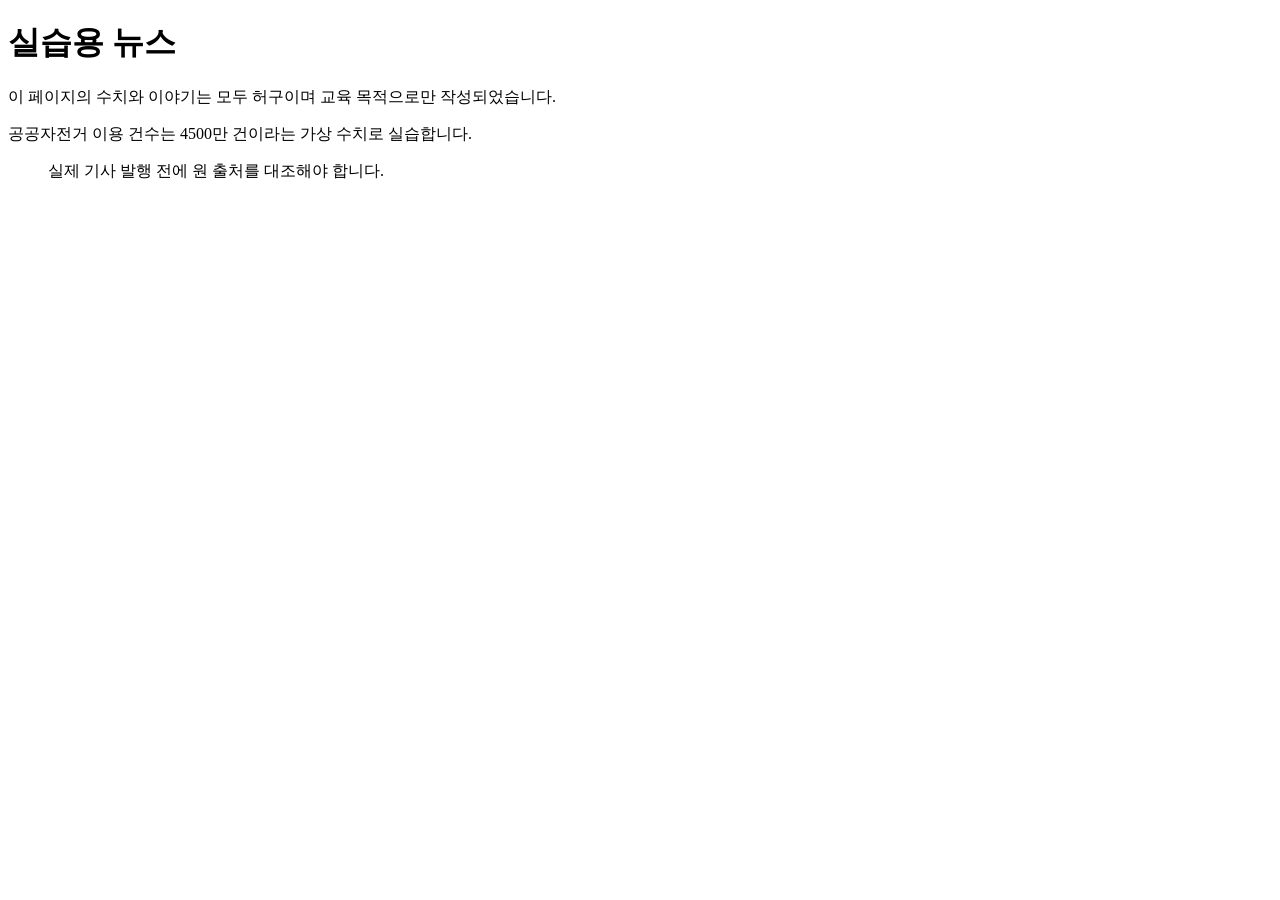
<file: demo/교육용_가상페이지.html>
<!doctype html><html lang="ko"><head><meta charset="utf-8"><title>가상 지역 소식</title></head><body><h1>실습용 뉴스</h1><p>이 페이지의 수치와 이야기는 모두 허구이며 교육 목적으로만 작성되었습니다.</p><p>공공자전거 이용 건수는 4500만 건이라는 가상 수치로 실습합니다.</p><blockquote>실제 기사 발행 전에 원 출처를 대조해야 합니다.</blockquote></body></html>
</file>
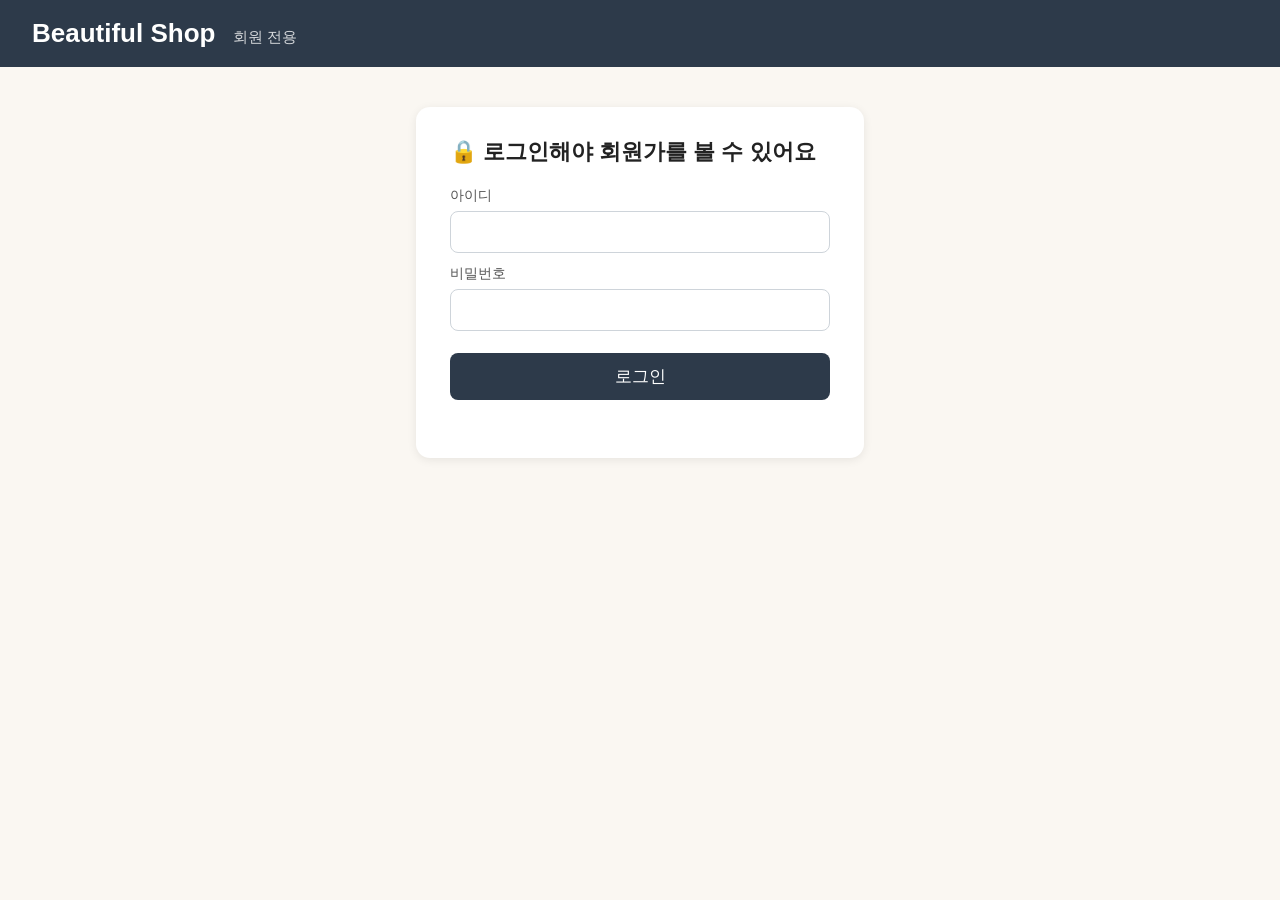
<file: original/ai-datajournalism-labs-main/3_크롤링/BeautifulShop_bs_selenium/login.html>
<!DOCTYPE html>
<html lang="ko"><head><meta charset="utf-8"><title>Beautiful Shop 회원 로그인</title>
<style>
body{font-family:'NanumGothic','Noto Sans CJK KR',sans-serif;margin:0;background:#faf7f2;color:#222}
header{background:#2d3a4a;color:#fff;padding:18px 32px;font-size:26px;font-weight:bold}
header span{font-size:15px;font-weight:normal;opacity:.8;margin-left:10px}
.box{width:380px;margin:40px auto;background:#fff;border-radius:14px;box-shadow:0 2px 10px rgba(0,0,0,.08);padding:30px 34px}
.box h2{margin:0 0 20px;font-size:22px}
label{display:block;font-size:14px;color:#555;margin:12px 0 6px}
input{width:100%;box-sizing:border-box;padding:11px 12px;font-size:16px;border:1px solid #ced4da;border-radius:8px}
button{width:100%;margin-top:22px;padding:12px;font-size:17px;border:0;border-radius:8px;background:#2d3a4a;color:#fff;cursor:pointer}
#error{color:#e03131;font-size:14px;height:18px;margin:10px 0 0}
ul{list-style:none;display:flex;gap:20px;padding:28px 32px;margin:0}
li{background:#fff;border-radius:12px;box-shadow:0 2px 8px rgba(0,0,0,.08);padding:18px;width:200px}
.emoji{font-size:54px;text-align:center;background:#f1ece4;border-radius:8px;padding:8px 0}
h3{font-size:18px;margin:12px 0 6px}
.price{color:#999;text-decoration:line-through;margin:4px 0}
.member-price{color:#1971c2;font-weight:bold;font-size:17px;margin:4px 0}
.welcome{padding:24px 32px 0;font-size:18px}
</style></head>
<body>
<header>Beautiful Shop <span>회원 전용</span></header>
<div id="app">
  <div class="box">
    <h2>🔒 로그인해야 회원가를 볼 수 있어요</h2>
    <label for="username">아이디</label><input id="username" autocomplete="off">
    <label for="password">비밀번호</label><input id="password" type="password">
    <button id="login">로그인</button>
    <p id="error"></p>
  </div>
</div>
<script>
document.getElementById('login').onclick=function(){
  var u=document.getElementById('username').value, p=document.getElementById('password').value;
  if(u!=='reporter'||p!=='beautiful123'){document.getElementById('error').textContent='아이디 또는 비밀번호가 틀렸어요';return;}
  setTimeout(function(){
    var items=[['☕','머그컵','12,000원','9,000원'],['🧣','목도리','25,000원','20,000원'],['🥤','텀블러','22,000원','15,000원']];
    document.getElementById('app').innerHTML='<p class="welcome">👋 reporter 님, 회원 전용 가격입니다</p><ul id="member">'+
      items.map(function(i){return '<li class="item"><div class="emoji">'+i[0]+'</div><h3 class="name">'+i[1]+'</h3><p class="price">'+i[2]+'</p><p class="member-price">회원가 '+i[3]+'</p></li>';}).join('')+'</ul>';
  },600);
};
</script>
</body></html>
</file>
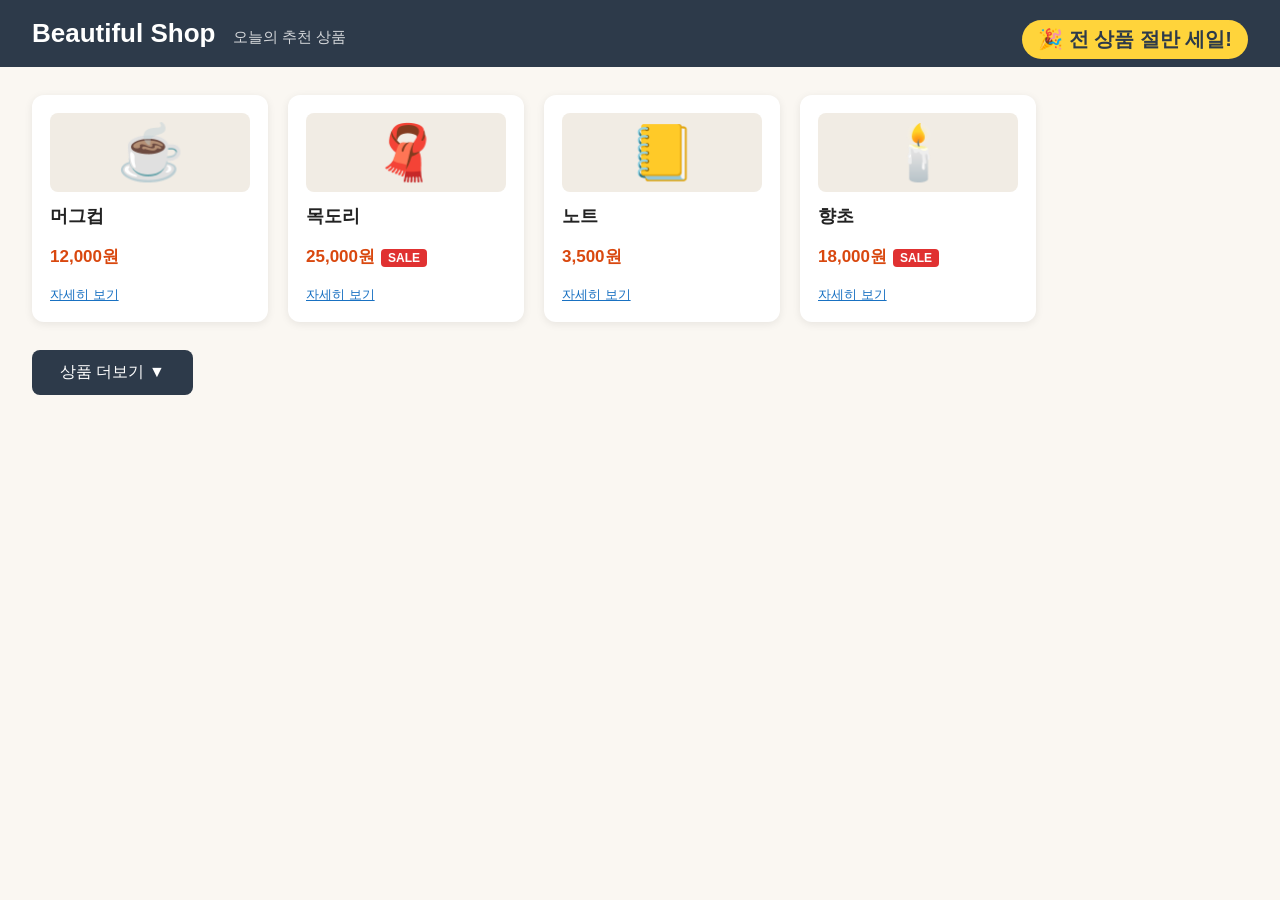
<file: original/ai-datajournalism-labs-main/3_크롤링/BeautifulShop_bs_selenium/shop.html>
<!DOCTYPE html>
<html lang="ko"><head><meta charset="utf-8"><title>Beautiful Shop</title>
<style>
body{font-family:'NanumGothic','Noto Sans CJK KR',sans-serif;margin:0;background:#faf7f2;color:#222}
header{background:#2d3a4a;color:#fff;padding:18px 32px;font-size:26px;font-weight:bold}
header .banner{float:right;background:#ffd43b;color:#2d3a4a;font-size:20px;padding:6px 16px;border-radius:20px;margin-top:2px}
header span{font-size:15px;font-weight:normal;opacity:.8;margin-left:10px}
ul{list-style:none;display:flex;flex-wrap:wrap;gap:20px;padding:28px 32px;margin:0}
li{background:#fff;border-radius:12px;box-shadow:0 2px 8px rgba(0,0,0,.08);padding:18px;width:200px}
.emoji{font-size:54px;text-align:center;background:#f1ece4;border-radius:8px;padding:8px 0}
h2{font-size:18px;margin:12px 0 6px}
.price{color:#d9480f;font-weight:bold;font-size:17px}
.sale{display:inline-block;background:#e03131;color:#fff;font-size:12px;padding:2px 7px;border-radius:4px;margin-left:6px}
a{color:#1971c2;font-size:13px}
#more{display:block;margin:0 32px 28px;padding:12px 28px;font-size:16px;border:0;border-radius:8px;background:#2d3a4a;color:#fff;cursor:pointer}
</style></head>
<body>
<header>Beautiful Shop <span>오늘의 추천 상품</span><b class="banner">🎉 전 상품 절반 세일!</b></header>
<ul id="products">
  <li class="item"><div class="emoji">☕</div><h2 class="name">머그컵</h2><p class="price">12,000원</p><a href="/item/1">자세히 보기</a></li>
  <li class="item"><div class="emoji">🧣</div><h2 class="name">목도리</h2><p class="price">25,000원<span class="sale">SALE</span></p><a href="/item/2">자세히 보기</a></li>
  <li class="item"><div class="emoji">📒</div><h2 class="name">노트</h2><p class="price">3,500원</p><a href="/item/3">자세히 보기</a></li>
  <li class="item"><div class="emoji">🕯️</div><h2 class="name">향초</h2><p class="price">18,000원<span class="sale">SALE</span></p><a href="/item/4">자세히 보기</a></li>
</ul>
<button id="more">상품 더보기 ▼</button>
<script>
document.getElementById('more').onclick=function(){
  setTimeout(function(){
    var ul=document.getElementById('products');
    ul.insertAdjacentHTML('beforeend','<li class="item"><div class="emoji">🧦</div><h2 class="name">양말</h2><p class="price">5,000원</p><a href="/item/5">자세히 보기</a></li><li class="item"><div class="emoji">🌵</div><h2 class="name">미니 화분</h2><p class="price">9,900원</p><a href="/item/6">자세히 보기</a></li><li class="item"><div class="emoji">👜</div><h2 class="name">에코백</h2><p class="price">15,000원</p><a href="/item/7">자세히 보기</a></li><li class="item"><div class="emoji">🥤</div><h2 class="name">텀블러</h2><p class="price">22,000원</p><a href="/item/8">자세히 보기</a></li>');
    document.getElementById('more').style.display='none';
  },800);
};
</script>
</body></html>
</file>
